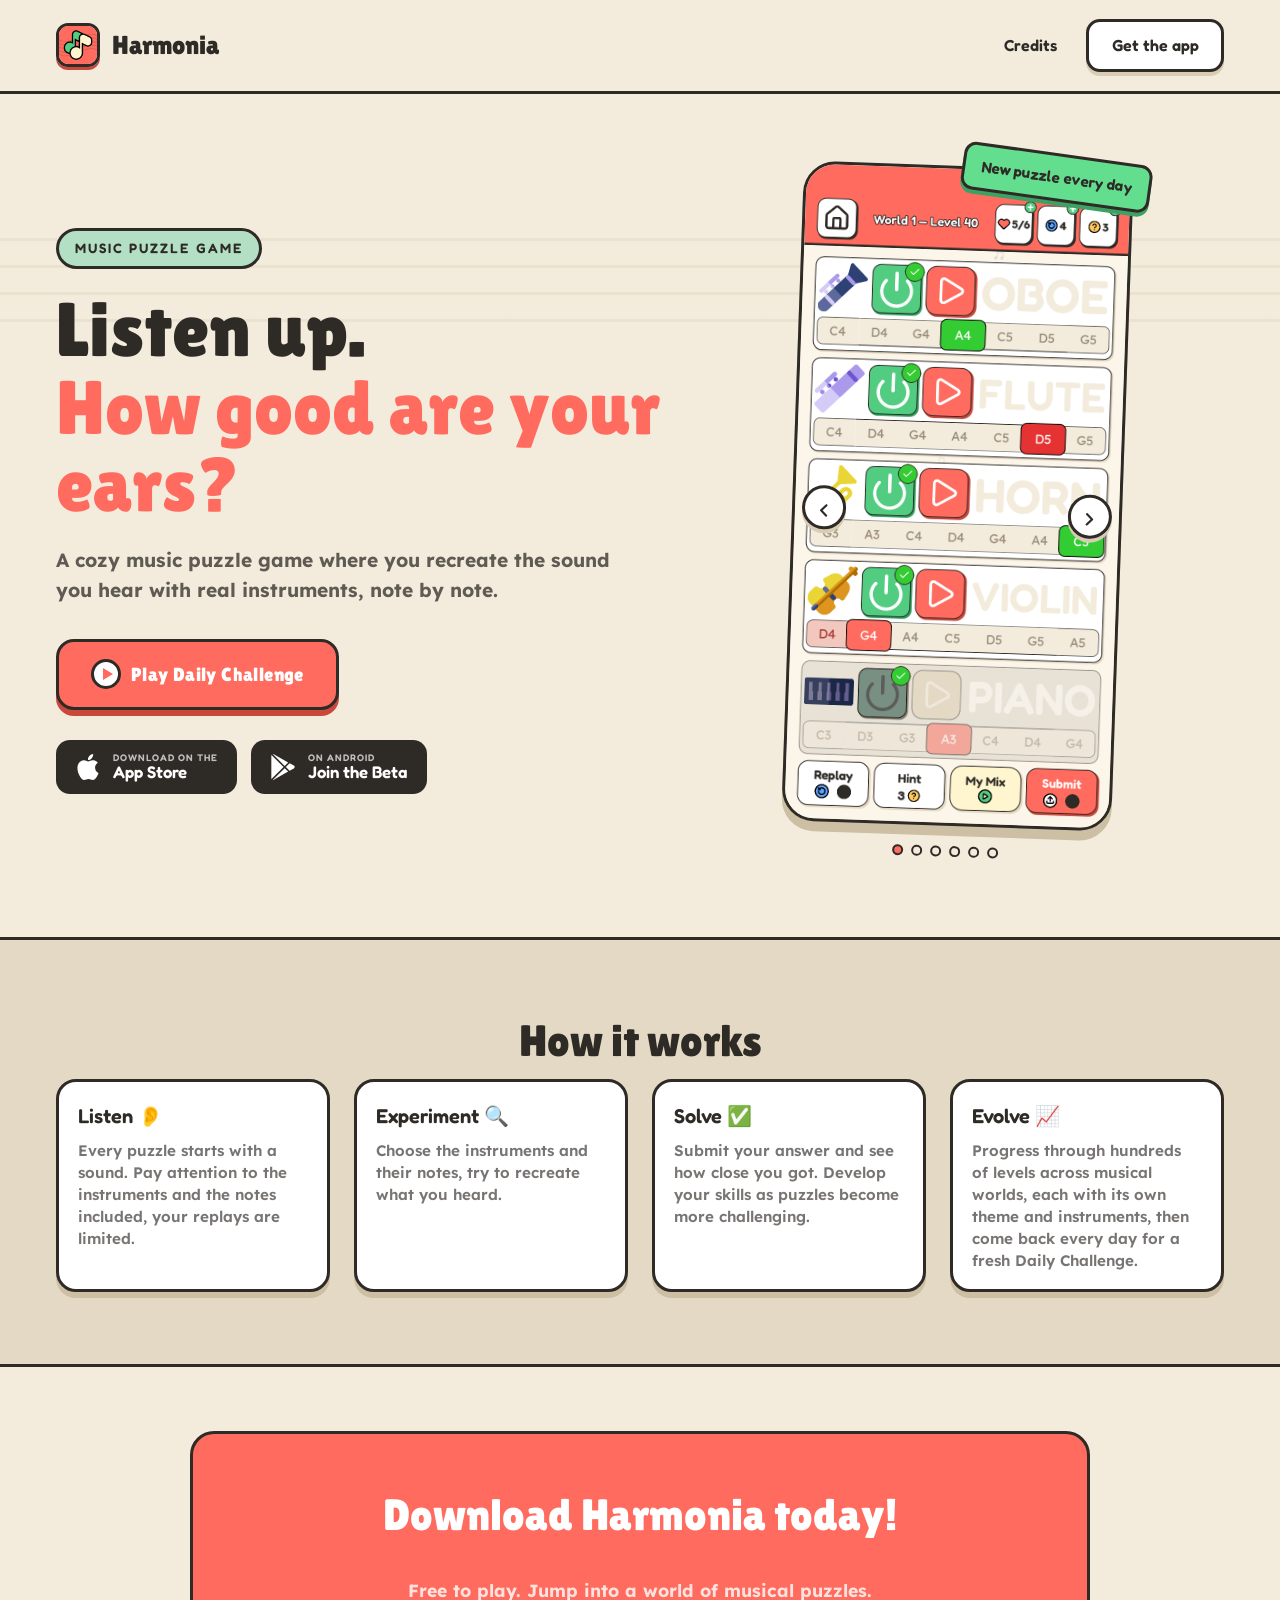
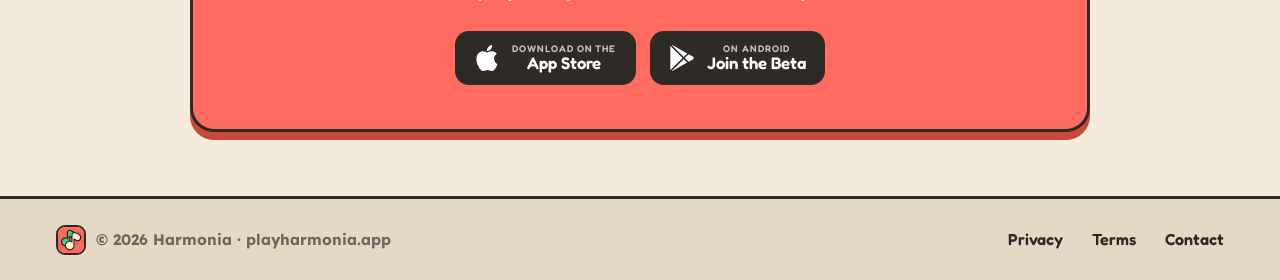
<file: index.html>
<!DOCTYPE html>
<html lang="en">
<head>
<meta charset="UTF-8">
<meta name="viewport" content="width=device-width, initial-scale=1.0">
<title>Harmonia: Music Puzzle Game</title>
<meta name="description" content="A cozy music puzzle game where you recreate the sound you hear with real instruments, note-by-note.">

<!-- Open Graph / iMessage / social link previews -->
<meta property="og:type" content="website">
<meta property="og:site_name" content="Harmonia">
<meta property="og:title" content="Harmonia: Music Puzzle Game">
<meta property="og:description" content="A cozy music puzzle game where you recreate the sound you hear with real instruments, note-by-note.">
<meta property="og:url" content="https://playharmonia.app">
<meta property="og:image" content="https://playharmonia.app/assets/harmonia_icon_r1.png">
<meta name="twitter:card" content="summary_large_image">
<meta name="twitter:title" content="Harmonia: Music Puzzle Game">
<meta name="twitter:description" content="A cozy music puzzle game where you recreate the sound you hear with real instruments, note-by-note.">
<meta name="twitter:image" content="https://playharmonia.app/assets/harmonia_icon_r1.png">
<link rel="icon" type="image/png" href="/assets/harmonia_icon_r1.png">
<link rel="apple-touch-icon" href="/assets/harmonia_icon_r1.png">
<link rel="preconnect" href="https://fonts.googleapis.com">
<link rel="preconnect" href="https://fonts.gstatic.com" crossorigin>
<link href="https://fonts.googleapis.com/css2?family=Lilita+One&family=Fredoka:wght@400;500;600;700&family=Lexend:wght@400;500;600;700&display=swap" rel="stylesheet">
<link rel="stylesheet" href="/style.css">
<script src="/copy.js"></script>
</head>
<body class="landing">

<nav class="lp-nav">
  <a class="lp-brand" href="/">
    <img src="/assets/harmonia_icon_r1.png" alt="Harmonia icon">
    <span data-copy="nav.brand">Harmonia</span>
  </a>
  <div class="lp-nav-links">
    <a href="/credits/" data-copy="nav.credits">Credits</a>
    <a class="lp-btn lp-btn-white" id="lp-getapp" href="#get" data-copy="nav.getApp">Get the app</a>
  </div>
</nav>

<header class="lp-hero">
  <div class="lp-hero-copy">
    <span class="lp-badge" data-copy="hero.badge">MUSIC PUZZLE GAME</span>
    <h1 class="lp-headline" id="lp-headline">Listen up.<br><span>How good are your ears?</span></h1>
    <p class="lp-lede" data-copy="hero.lede"></p>
    <div class="lp-hero-ctas">
      <a class="lp-btn lp-btn-coral lp-btn-big" id="lp-primary-cta" href="#">
        <span class="lp-play-circle" aria-hidden="true"></span>
        <span data-copy="hero.primaryCta">Play Daily Challenge</span>
      </a>
    </div>
    <div class="lp-store-badges">
      <a class="lp-store-badge" id="lp-appstore" href="#">
        <svg viewBox="0 0 24 24" fill="#FFFFFF" xmlns="http://www.w3.org/2000/svg" aria-hidden="true"><path d="M12.152 6.896c-.948 0-2.415-1.078-3.96-1.04-2.04.027-3.91 1.183-4.961 3.014-2.117 3.675-.546 9.103 1.519 12.09 1.013 1.454 2.208 3.09 3.792 3.039 1.52-.065 2.09-.987 3.935-.987 1.831 0 2.35.987 3.96.948 1.637-.026 2.676-1.48 3.676-2.948 1.156-1.688 1.636-3.325 1.662-3.415-.039-.013-3.182-1.221-3.22-4.857-.026-3.04 2.48-4.494 2.597-4.559-1.429-2.09-3.623-2.324-4.39-2.376-2-.156-3.675 1.09-4.61 1.09zM15.53 3.83c.843-1.012 1.4-2.427 1.245-3.83-1.207.052-2.662.805-3.532 1.818-.78.896-1.454 2.338-1.273 3.714 1.338.104 2.715-.688 3.559-1.701"/></svg>
        <span><small>DOWNLOAD ON THE</small>App Store</span>
      </a>
      <a class="lp-store-badge" id="lp-googleplay" href="#">
        <svg viewBox="0 0 24 24" fill="#FFFFFF" xmlns="http://www.w3.org/2000/svg" aria-hidden="true"><path d="M22.018 13.298l-3.919 2.218-3.515-3.493 3.543-3.521 3.891 2.202a1.49 1.49 0 0 1 0 2.594zM1.337.924a1.486 1.486 0 0 0-.112.568v21.017c0 .217.045.419.124.6l11.155-11.087L1.337.924zm12.207 10.065l3.258-3.238L3.45.195a1.466 1.466 0 0 0-.946-.179l11.04 10.973zm0 2.067l-11 10.933c.298.036.612-.016.906-.183l13.324-7.54-3.23-3.21z"/></svg>
        <span><small>ON ANDROID</small>Join the Beta</span>
      </a>
    </div>
  </div>

  <div class="lp-hero-phone" id="daily">
    <div class="lp-phone">
      <div class="lp-phone-screen" id="lp-carousel">
        <div class="lp-shot-placeholder">
          <img src="/assets/harmonia_icon_r1.png" alt="Harmonia">
          <p>Screenshots coming soon</p>
        </div>
      </div>
    </div>
    <span class="lp-sticker" data-copy="hero.sticker">New puzzle every day</span>
  </div>
</header>

<section class="lp-features" id="features">
  <h2 data-copy="features.heading">How it works</h2>
  <div class="lp-feature-grid" id="lp-feature-grid">
    <!-- Cards rendered from copy.js -->
  </div>
</section>

<section class="lp-cta-band" id="get">
  <div class="lp-cta-card">
    <h2 data-copy="cta.heading">Take Harmonia with you</h2>
    <p data-copy="cta.sub">Free to play, with a fresh Daily Challenge every morning.</p>
    <div class="lp-store-badges lp-store-badges-center">
      <a class="lp-store-badge" id="lp-appstore-2" href="#">
        <svg viewBox="0 0 24 24" fill="#FFFFFF" xmlns="http://www.w3.org/2000/svg" aria-hidden="true"><path d="M12.152 6.896c-.948 0-2.415-1.078-3.96-1.04-2.04.027-3.91 1.183-4.961 3.014-2.117 3.675-.546 9.103 1.519 12.09 1.013 1.454 2.208 3.09 3.792 3.039 1.52-.065 2.09-.987 3.935-.987 1.831 0 2.35.987 3.96.948 1.637-.026 2.676-1.48 3.676-2.948 1.156-1.688 1.636-3.325 1.662-3.415-.039-.013-3.182-1.221-3.22-4.857-.026-3.04 2.48-4.494 2.597-4.559-1.429-2.09-3.623-2.324-4.39-2.376-2-.156-3.675 1.09-4.61 1.09zM15.53 3.83c.843-1.012 1.4-2.427 1.245-3.83-1.207.052-2.662.805-3.532 1.818-.78.896-1.454 2.338-1.273 3.714 1.338.104 2.715-.688 3.559-1.701"/></svg>
        <span><small>DOWNLOAD ON THE</small>App Store</span>
      </a>
      <a class="lp-store-badge" id="lp-googleplay-2" href="#">
        <svg viewBox="0 0 24 24" fill="#FFFFFF" xmlns="http://www.w3.org/2000/svg" aria-hidden="true"><path d="M22.018 13.298l-3.919 2.218-3.515-3.493 3.543-3.521 3.891 2.202a1.49 1.49 0 0 1 0 2.594zM1.337.924a1.486 1.486 0 0 0-.112.568v21.017c0 .217.045.419.124.6l11.155-11.087L1.337.924zm12.207 10.065l3.258-3.238L3.45.195a1.466 1.466 0 0 0-.946-.179l11.04 10.973zm0 2.067l-11 10.933c.298.036.612-.016.906-.183l13.324-7.54-3.23-3.21z"/></svg>
        <span><small>ON ANDROID</small>Join the Beta</span>
      </a>
    </div>
  </div>
</section>

<footer class="lp-footer">
  <div class="lp-footer-brand">
    <img src="/assets/harmonia_icon_r1.png" alt="">
    <span data-copy="footer.copyright">© 2026 Harmonia · playharmonia.app</span>
  </div>
  <div class="lp-footer-links">
    <a href="/privacy/" data-copy="footer.linkPrivacy">Privacy</a>
    <a href="/terms/" data-copy="footer.linkTerms">Terms</a>
    <a href="#" id="lp-contact" data-copy="footer.linkContact">Contact</a>
  </div>
</footer>

<script>
(function () {
  var COPY = window.HARMONIA_COPY || {};

  function get(path) {
    return path.split(".").reduce(function (o, k) {
      return o == null ? undefined : o[k];
    }, COPY);
  }

  // Fill every element tagged with data-copy from copy.js.
  document.querySelectorAll("[data-copy]").forEach(function (el) {
    var value = get(el.getAttribute("data-copy"));
    if (typeof value === "string" && value.length) el.textContent = value;
  });

  // Headline: one line per array entry, last line highlighted.
  var headline = get("hero.headline");
  if (Array.isArray(headline) && headline.length) {
    var h1 = document.getElementById("lp-headline");
    h1.innerHTML = "";
    headline.forEach(function (line, i) {
      if (i === headline.length - 1) {
        var span = document.createElement("span");
        span.textContent = line;
        h1.appendChild(span);
      } else {
        h1.appendChild(document.createTextNode(line));
        h1.appendChild(document.createElement("br"));
      }
    });
  }

  // Feature cards.
  var grid = document.getElementById("lp-feature-grid");
  var cards = get("features.cards") || [];
  cards.forEach(function (card) {
    var div = document.createElement("div");
    div.className = "lp-feature-card";
    var h3 = document.createElement("h3");
    h3.textContent = card.title || "";
    var p = document.createElement("p");
    p.textContent = card.text || "";
    div.appendChild(h3);
    div.appendChild(p);
    grid.appendChild(div);
  });

  // Store / webapp / contact links.
  var appStore = get("links.appStore") || "#";
  var googlePlay = get("links.googlePlay") || "#";
  var webApp = get("links.webApp") || "#";
  document.getElementById("lp-appstore").href = appStore;
  document.getElementById("lp-googleplay").href = googlePlay;
  // Bottom download band mirrors the hero store badges.
  document.getElementById("lp-appstore-2").href = appStore;
  document.getElementById("lp-googleplay-2").href = googlePlay;
  // Primary hero CTA is a stub for the browser daily challenge until the
  // webapp exists; set links.webApp in copy.js when it ships.
  document.getElementById("lp-primary-cta").href = webApp;

  // Nav "Get the app": once the store links are live, send visitors straight
  // to their own platform's store. Until then (or on desktop / unknown
  // devices), fall back to smooth-scrolling to the download band.
  function storeForDevice() {
    var ua = navigator.userAgent || navigator.vendor || "";
    if (/android/i.test(ua) && googlePlay !== "#") return googlePlay;
    var isIOS = /iPad|iPhone|iPod/i.test(ua) ||
      (navigator.platform === "MacIntel" && navigator.maxTouchPoints > 1);
    if (isIOS && appStore !== "#") return appStore;
    return null;
  }
  var getAppBtn = document.getElementById("lp-getapp");
  if (getAppBtn) {
    getAppBtn.addEventListener("click", function (e) {
      var url = storeForDevice();
      if (url) { window.location.href = url; return; }
      e.preventDefault();
      var band = document.getElementById("get");
      if (band) band.scrollIntoView({ behavior: "smooth", block: "start" });
    });
  }

  var email = get("footer.contactEmail");
  if (email) document.getElementById("lp-contact").href = "mailto:" + email;

  // Hero media carousel: an optional gameplay video plays first, then the
  // screenshots slideshow. Viewers can click the arrows, tap the dots, or
  // swipe to move between slides. Preload the screenshots and keep only the
  // ones that actually exist before building the carousel.
  var video = get("heroVideo") || "";
  var poster = get("heroVideoPoster") || "";
  var shots = get("screenshots") || [];
  var interval = get("screenshotInterval") || 4000;
  var carousel = document.getElementById("lp-carousel");
  var results = new Array(shots.length);
  var pending = shots.length;

  function buildCarousel() {
    var loaded = results.filter(Boolean); // keeps copy.js order
    if (!video && !loaded.length) return; // nothing to show, keep placeholder

    carousel.innerHTML = "";

    // Slides: [video?] then each screenshot.
    var slides = [];
    var videoEl = null;
    var soundBtn = null;

    if (video) {
      var vslide = document.createElement("div");
      vslide.className = "lp-slide active";
      videoEl = document.createElement("video");
      videoEl.className = "lp-video";
      videoEl.src = video;
      if (poster) videoEl.poster = poster;
      videoEl.muted = true;
      videoEl.setAttribute("muted", "");
      videoEl.playsInline = true;
      videoEl.setAttribute("playsinline", "");
      videoEl.preload = "auto";
      vslide.appendChild(videoEl);

      // Speaker toggle so viewers can hear the audio (autoplay must be muted).
      soundBtn = document.createElement("button");
      soundBtn.type = "button";
      soundBtn.className = "lp-sound-btn";
      soundBtn.setAttribute("aria-label", "Unmute video");
      soundBtn.textContent = "🔇";
      soundBtn.addEventListener("click", function (e) {
        e.stopPropagation();
        videoEl.muted = !videoEl.muted;
        soundBtn.textContent = videoEl.muted ? "🔇" : "🔊";
        soundBtn.setAttribute("aria-label", videoEl.muted ? "Unmute video" : "Mute video");
        if (!videoEl.muted) videoEl.play();
      });
      vslide.appendChild(soundBtn);
      carousel.appendChild(vslide);
      slides.push(vslide);
    }

    loaded.forEach(function (src) {
      var slide = document.createElement("div");
      slide.className = "lp-slide" + (slides.length === 0 ? " active" : "");
      var img = document.createElement("img");
      img.src = src;
      img.className = "lp-shot";
      img.alt = "Harmonia screenshot";
      slide.appendChild(img);
      carousel.appendChild(slide);
      slides.push(slide);
    });

    var current = 0;
    var timer = null;
    var firstIsVideo = !!video;

    function isScreenshot(i) {
      return !(firstIsVideo && i === 0);
    }

    function stopTimer() {
      if (timer) { clearInterval(timer); timer = null; }
    }

    // Auto-advance only while sitting on a screenshot slide.
    function startTimer() {
      stopTimer();
      if (slides.length < 2) return;
      if (!isScreenshot(current)) return;
      timer = setInterval(function () { go(current + 1, false); }, interval);
    }

    function go(index, userInitiated) {
      if (slides.length < 2) return;
      var next = (index + slides.length) % slides.length;
      slides[current].classList.remove("active");
      slides[next].classList.add("active");
      current = next;
      // Play the video when it's shown, pause it otherwise.
      if (videoEl) {
        if (firstIsVideo && current === 0) { videoEl.currentTime = 0; videoEl.play(); }
        else { videoEl.pause(); }
      }
      if (userInitiated) stopTimer();
      startTimer();
      dots.forEach(function (d, i) { d.classList.toggle("active", i === current); });
    }

    // Dots.
    var dotWrap = document.createElement("div");
    dotWrap.className = "lp-dots";
    var dots = slides.map(function (_, i) {
      var dot = document.createElement("button");
      dot.type = "button";
      dot.className = "lp-dot" + (i === 0 ? " active" : "");
      dot.setAttribute("aria-label", "Go to slide " + (i + 1));
      dot.addEventListener("click", function () { go(i, true); });
      dotWrap.appendChild(dot);
      return dot;
    });

    // Prev / next arrows.
    function makeArrow(cls, label, delta) {
      var btn = document.createElement("button");
      btn.type = "button";
      btn.className = "lp-arrow " + cls;
      btn.setAttribute("aria-label", label);
      btn.innerHTML = cls === "lp-arrow-prev" ? "&#8249;" : "&#8250;";
      btn.addEventListener("click", function () { go(current + delta, true); });
      return btn;
    }
    var phone = carousel.closest(".lp-phone") || carousel;
    if (slides.length > 1) {
      phone.appendChild(makeArrow("lp-arrow-prev", "Previous", -1));
      phone.appendChild(makeArrow("lp-arrow-next", "Next", 1));
      phone.parentNode.insertBefore(dotWrap, phone.nextSibling);
    }

    // Swipe support.
    var startX = null;
    carousel.addEventListener("touchstart", function (e) {
      startX = e.touches[0].clientX;
    }, { passive: true });
    carousel.addEventListener("touchend", function (e) {
      if (startX === null) return;
      var dx = e.changedTouches[0].clientX - startX;
      if (Math.abs(dx) > 40) go(current + (dx < 0 ? 1 : -1), true);
      startX = null;
    }, { passive: true });

    // Kick things off.
    if (firstIsVideo) {
      videoEl.addEventListener("ended", function () { go(1, false); });
      videoEl.play().catch(function () {}); // muted autoplay
    }
    startTimer();
  }

  // Probe the video first (if any) so a missing file is skipped cleanly
  // rather than showing a broken black slide, then probe the screenshots.
  function probeShotsThenBuild() {
    if (!pending) { buildCarousel(); return; }
    shots.forEach(function (src, i) {
      var probe = new Image();
      probe.onload = function () {
        results[i] = src;
        if (--pending === 0) buildCarousel();
      };
      probe.onerror = function () {
        if (--pending === 0) buildCarousel();
      };
      probe.src = src;
    });
  }

  if (video) {
    var vp = document.createElement("video");
    vp.preload = "metadata";
    vp.muted = true;
    vp.addEventListener("loadedmetadata", probeShotsThenBuild);
    vp.addEventListener("error", function () { video = ""; probeShotsThenBuild(); });
    vp.src = video;
  } else {
    probeShotsThenBuild();
  }
})();
</script>
</body>
</html>
</file>
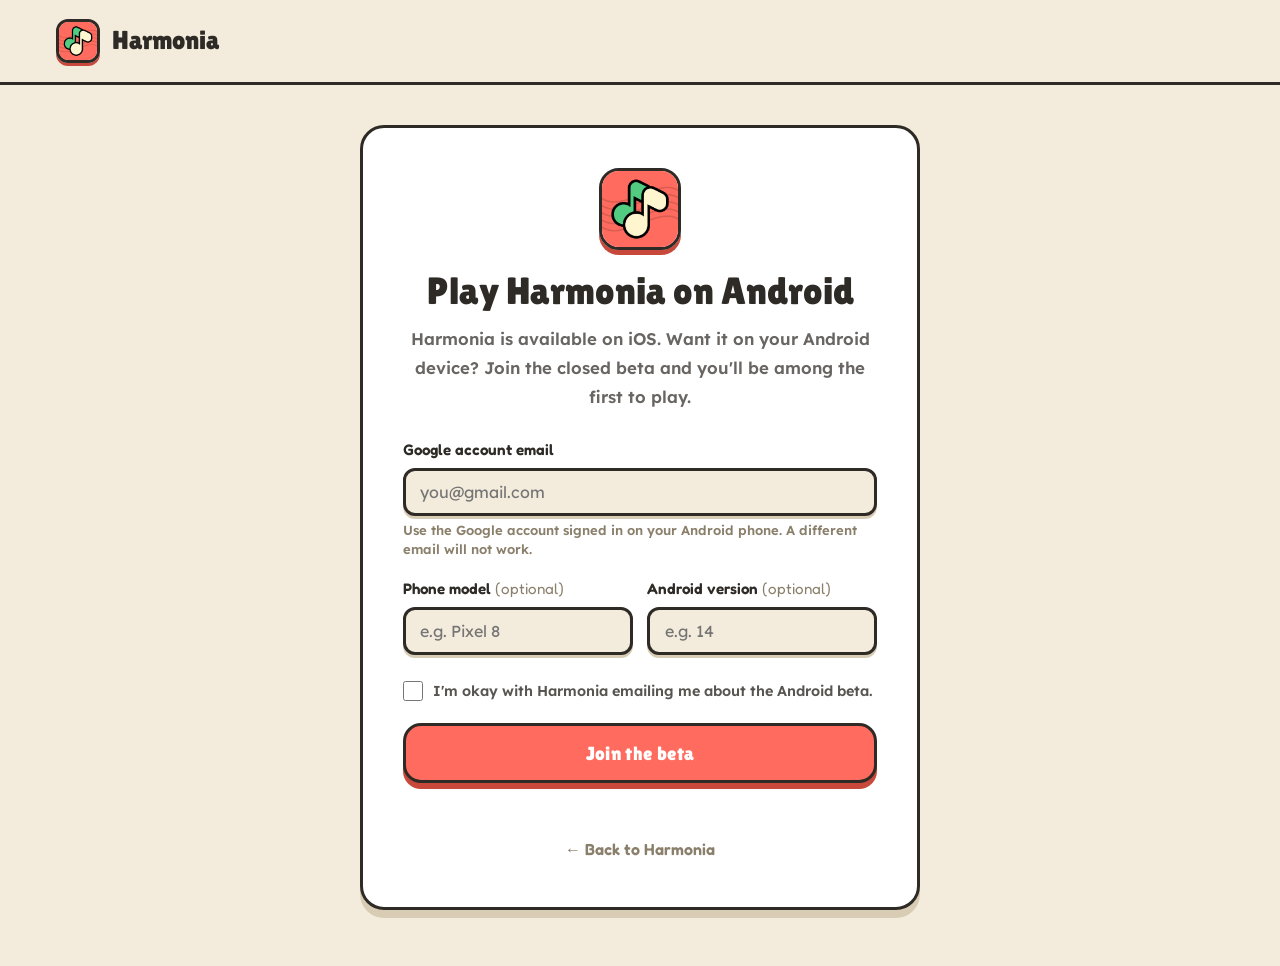
<file: beta/index.html>
<!DOCTYPE html>
<html lang="en">
<head>
<meta charset="UTF-8">
<meta name="viewport" content="width=device-width, initial-scale=1.0">
<title>Join the Harmonia Android Beta</title>
<meta name="description" content="Harmonia is available on iOS. Join the Android closed beta and be among the first to play on your Android device.">
<meta name="robots" content="noindex">

<meta property="og:type" content="website">
<meta property="og:site_name" content="Harmonia">
<meta property="og:title" content="Join the Harmonia Android Beta">
<meta property="og:description" content="Harmonia is available on iOS. Join the Android closed beta and be among the first to play.">
<meta property="og:url" content="https://playharmonia.app/beta/">
<meta property="og:image" content="https://playharmonia.app/assets/harmonia_icon_r1.png">

<link rel="icon" type="image/png" href="/assets/harmonia_icon_r1.png">
<link rel="apple-touch-icon" href="/assets/harmonia_icon_r1.png">
<link rel="preconnect" href="https://fonts.googleapis.com">
<link rel="preconnect" href="https://fonts.gstatic.com" crossorigin>
<link href="https://fonts.googleapis.com/css2?family=Lilita+One&family=Fredoka:wght@400;500;600;700&family=Lexend:wght@400;500;600;700&display=swap" rel="stylesheet">
<link rel="stylesheet" href="/style.css">
<script src="https://challenges.cloudflare.com/turnstile/v0/api.js" async defer></script>
</head>
<body class="landing lp-simple">

<nav class="lp-nav">
  <a class="lp-brand" href="/">
    <img src="/assets/harmonia_icon_r1.png" alt="Harmonia icon">
    <span>Harmonia</span>
  </a>
</nav>

<main class="lp-simple-main">
  <div class="lp-card">
    <!-- Signup form -->
    <div id="signup">
      <img class="lp-card-icon" src="/assets/harmonia_icon_r1.png" alt="Harmonia">
      <h1>Play Harmonia on Android</h1>
      <p class="lp-sub">Harmonia is available on iOS. Want it on your Android device? Join the closed beta and you'll be among the first to play.</p>

      <form class="lp-form" id="beta-form" novalidate>
        <div class="lp-field">
          <label for="email">Google account email</label>
          <input class="lp-input" type="email" id="email" name="email" autocomplete="email" placeholder="you@gmail.com" required>
          <p class="hint">Use the Google account signed in on your Android phone. A different email will not work.</p>
        </div>

        <div class="lp-row">
          <div class="lp-field">
            <label for="device">Phone model <span style="font-weight:400;color:var(--muted)">(optional)</span></label>
            <input class="lp-input" type="text" id="device" name="device" placeholder="e.g. Pixel 8">
          </div>
          <div class="lp-field">
            <label for="android_version">Android version <span style="font-weight:400;color:var(--muted)">(optional)</span></label>
            <input class="lp-input" type="text" id="android_version" name="android_version" placeholder="e.g. 14">
          </div>
        </div>

        <label class="lp-consent">
          <input type="checkbox" id="consent" name="consent" required>
          <span>I'm okay with Harmonia emailing me about the Android beta.</span>
        </label>

        <div class="cf-turnstile" data-sitekey="0x4AAAAAAEMMHTDl4a0YKD1S"></div>

        <button class="lp-btn lp-btn-coral lp-btn-big" type="submit" id="submit-btn">Join the beta</button>
        <p class="lp-form-error" id="form-error" role="alert"></p>
      </form>

      <a class="lp-back" href="/">← Back to Harmonia</a>
    </div>

    <!-- Success state -->
    <div id="success" class="lp-success">
      <div class="lp-check">✓</div>
      <h1>You're on the list!</h1>
      <p class="lp-sub">We add testers in batches. When it's your turn you'll get an email with a Play Store opt-in link — tap it on your Android phone to install Harmonia. Keep an eye on your inbox.</p>
      <a class="lp-back" href="/">← Back to Harmonia</a>
    </div>
  </div>
</main>

<script>
(function () {
  var API_BASE = (location.hostname === "localhost" || location.hostname === "127.0.0.1")
    ? "http://localhost:8787"
    : "https://api.playharmonia.app";

  var form = document.getElementById("beta-form");
  var errEl = document.getElementById("form-error");
  var btn = document.getElementById("submit-btn");

  function showError(msg) { errEl.textContent = msg; }

  form.addEventListener("submit", function (e) {
    e.preventDefault();
    showError("");

    var email = document.getElementById("email").value.trim();
    var consent = document.getElementById("consent").checked;

    if (!email) { showError("Please enter your email."); return; }
    if (!consent) { showError("Please tick the consent box so we can email you."); return; }

    var token = "";
    var tokenField = form.querySelector('[name="cf-turnstile-response"]');
    if (tokenField) token = tokenField.value;
    if (!token) { showError("Please complete the anti-spam check and try again."); return; }

    btn.disabled = true;
    var original = btn.textContent;
    btn.textContent = "Joining…";

    fetch(API_BASE + "/signup", {
      method: "POST",
      headers: { "Content-Type": "application/json" },
      body: JSON.stringify({
        email: email,
        device: document.getElementById("device").value.trim(),
        android_version: document.getElementById("android_version").value.trim(),
        turnstileToken: token
      })
    })
      .then(function (r) { return r.json().then(function (d) { return { ok: r.ok, d: d }; }); })
      .then(function (res) {
        if (res.ok && res.d && res.d.ok) {
          document.getElementById("signup").style.display = "none";
          document.getElementById("success").style.display = "block";
          if (window.posthog) window.posthog.capture("android_beta_signup");
        } else {
          var code = res.d && res.d.error;
          if (code === "invalid_email") showError("That email doesn't look right — please check it.");
          else if (code === "turnstile_failed") showError("The anti-spam check didn't pass. Please try again.");
          else showError("Something went wrong. Please try again in a moment.");
          if (window.turnstile) window.turnstile.reset();
          btn.disabled = false;
          btn.textContent = original;
        }
      })
      .catch(function () {
        showError("Couldn't reach the server. Check your connection and try again.");
        if (window.turnstile) window.turnstile.reset();
        btn.disabled = false;
        btn.textContent = original;
      });
  });
})();
</script>
</body>
</html>
</file>
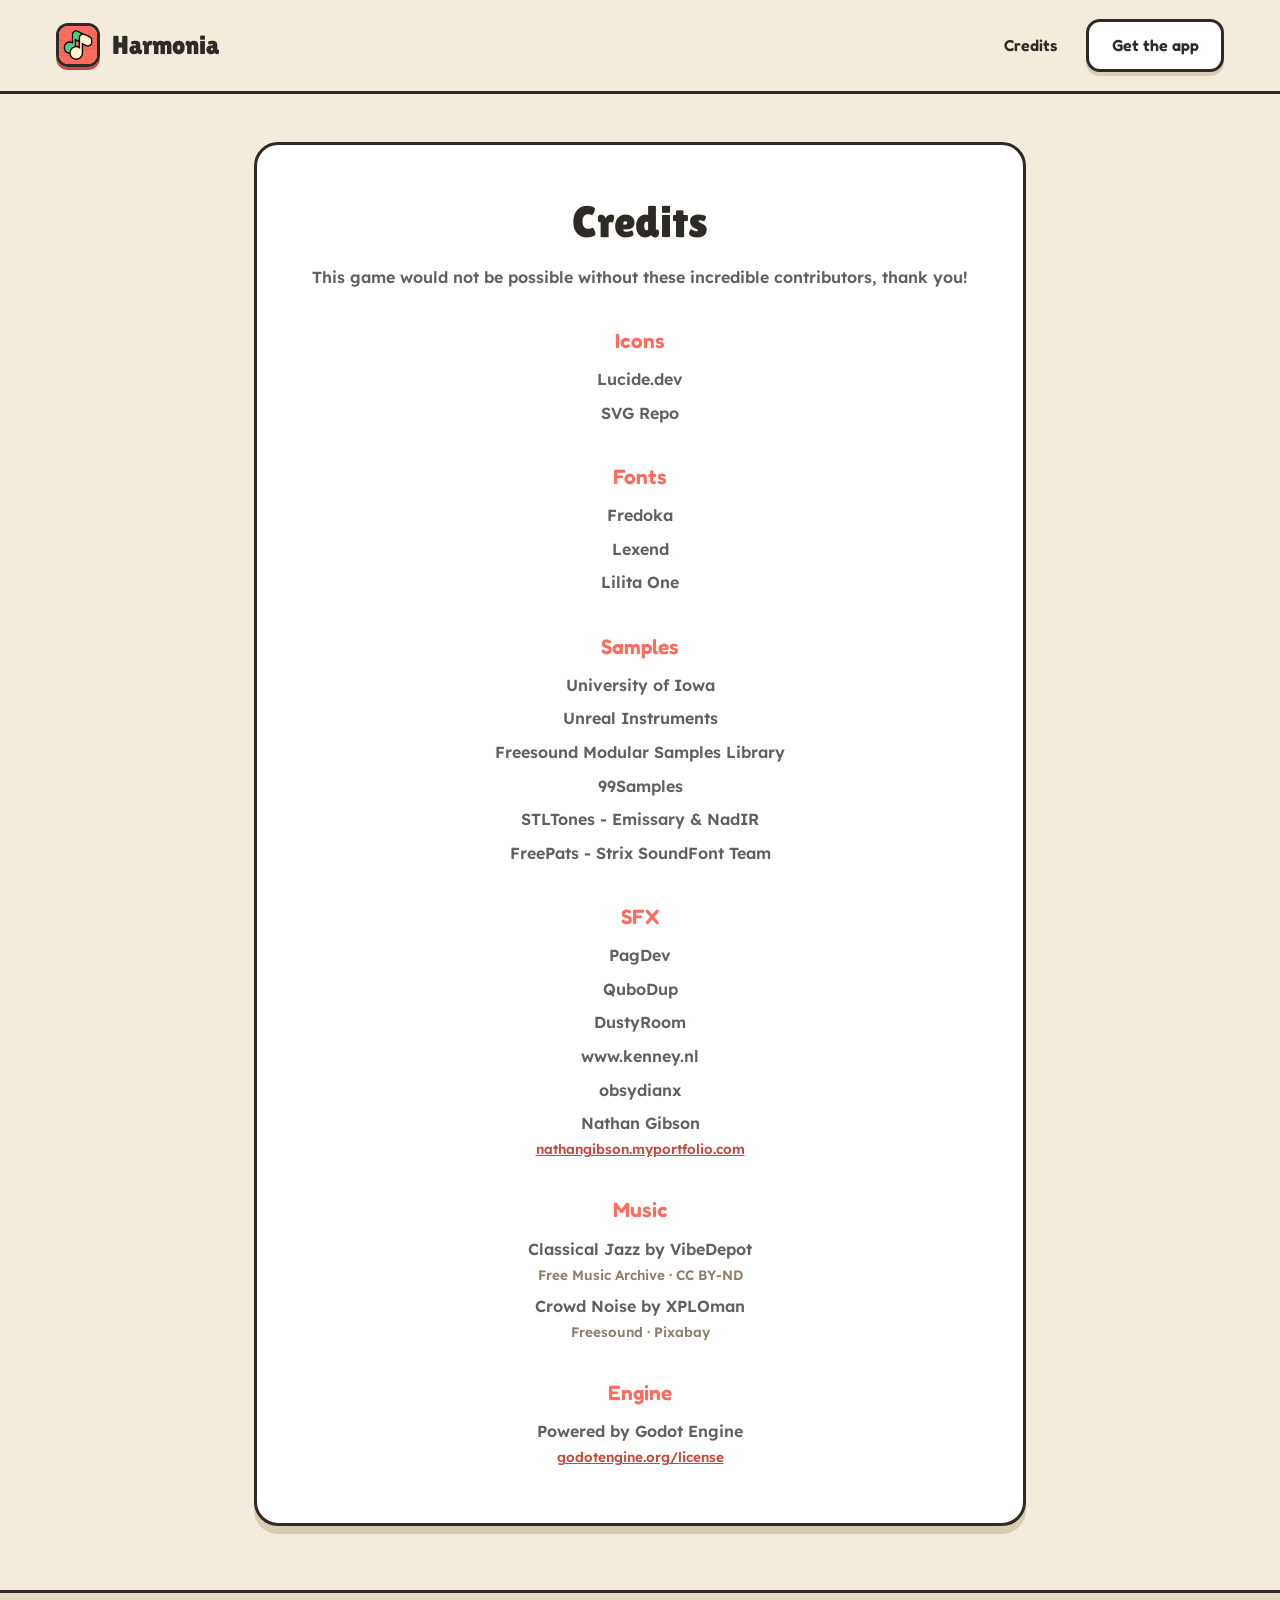
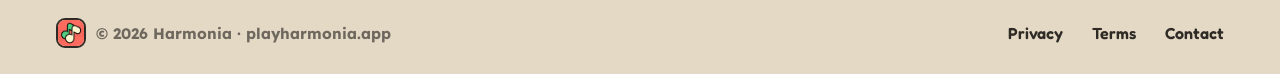
<file: credits/index.html>
<!DOCTYPE html>
<html lang="en">
<head>
<meta charset="UTF-8">
<meta name="viewport" content="width=device-width, initial-scale=1.0">
<title>Credits — Harmonia</title>
<meta name="description" content="The people and projects that made Harmonia possible.">
<link rel="preconnect" href="https://fonts.googleapis.com">
<link rel="preconnect" href="https://fonts.gstatic.com" crossorigin>
<link href="https://fonts.googleapis.com/css2?family=Lilita+One&family=Fredoka:wght@400;500;600;700&family=Lexend:wght@400;500;600;700&display=swap" rel="stylesheet">
<link rel="icon" type="image/png" href="/assets/harmonia_icon_r1.png">
<link rel="stylesheet" href="/style.css">
</head>
<body class="landing">

<nav class="lp-nav">
  <a class="lp-brand" href="/">
    <img src="/assets/harmonia_icon_r1.png" alt="Harmonia icon">
    <span>Harmonia</span>
  </a>
  <div class="lp-nav-links">
    <a href="/credits/">Credits</a>
    <a class="lp-btn lp-btn-white" href="/#get">Get the app</a>
  </div>
</nav>

<div class="container">
  <article class="lp-legal lp-credits">
    <h1>Credits</h1>
    <p>This game would not be possible without these incredible contributors, thank you!</p>

    <h2>Icons</h2>
    <ul>
      <li>Lucide.dev</li>
      <li>SVG Repo</li>
    </ul>

    <h2>Fonts</h2>
    <ul>
      <li>Fredoka</li>
      <li>Lexend</li>
      <li>Lilita One</li>
    </ul>

    <h2>Samples</h2>
    <ul>
      <li>University of Iowa</li>
      <li>Unreal Instruments</li>
      <li>Freesound Modular Samples Library</li>
      <li>99Samples</li>
      <li>STLTones - Emissary &amp; NadIR</li>
      <li>FreePats - Strix SoundFont Team</li>
    </ul>

    <h2>SFX</h2>
    <ul>
      <li>PagDev</li>
      <li>QuboDup</li>
      <li>DustyRoom</li>
      <li>www.kenney.nl</li>
      <li>obsydianx</li>
      <li>Nathan Gibson<small><a href="https://nathangibson.myportfolio.com" rel="noopener">nathangibson.myportfolio.com</a></small></li>
    </ul>

    <h2>Music</h2>
    <ul>
      <li>Classical Jazz by VibeDepot<small>Free Music Archive · CC BY-ND</small></li>
      <li>Crowd Noise by XPLOman<small>Freesound · Pixabay</small></li>
    </ul>

    <h2>Engine</h2>
    <ul>
      <li>Powered by Godot Engine<small><a href="https://godotengine.org/license" rel="noopener">godotengine.org/license</a></small></li>
    </ul>
  </article>
</div>

<footer class="lp-footer">
  <div class="lp-footer-brand">
    <img src="/assets/harmonia_icon_r1.png" alt="">
    <span>© 2026 Harmonia · playharmonia.app</span>
  </div>
  <div class="lp-footer-links">
    <a href="/privacy/">Privacy</a>
    <a href="/terms/">Terms</a>
    <a href="mailto:support@playharmonia.app">Contact</a>
  </div>
</footer>
</body>
</html>
</file>
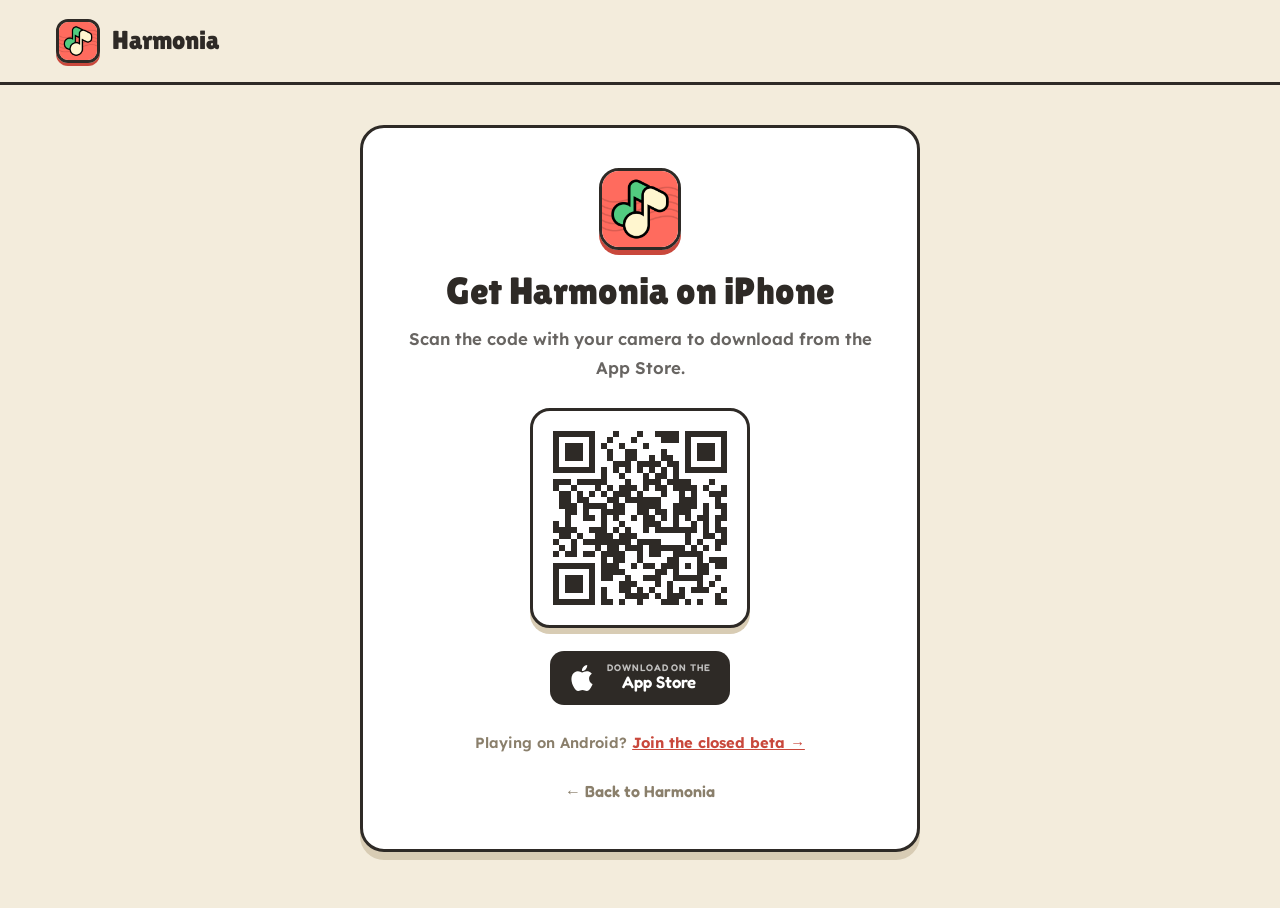
<file: download/index.html>
<!DOCTYPE html>
<html lang="en">
<head>
<meta charset="UTF-8">
<meta name="viewport" content="width=device-width, initial-scale=1.0">
<title>Get Harmonia</title>
<meta name="description" content="Download Harmonia for iOS.">

<meta property="og:type" content="website">
<meta property="og:site_name" content="Harmonia">
<meta property="og:title" content="Get Harmonia">
<meta property="og:description" content="Download Harmonia for iOS.">
<meta property="og:url" content="https://playharmonia.app/download/">
<meta property="og:image" content="https://playharmonia.app/assets/harmonia_icon_r1.png">

<link rel="icon" type="image/png" href="/assets/harmonia_icon_r1.png">
<link rel="apple-touch-icon" href="/assets/harmonia_icon_r1.png">
<link rel="preconnect" href="https://fonts.googleapis.com">
<link rel="preconnect" href="https://fonts.gstatic.com" crossorigin>
<link href="https://fonts.googleapis.com/css2?family=Lilita+One&family=Fredoka:wght@400;500;600;700&family=Lexend:wght@400;500;600;700&display=swap" rel="stylesheet">
<link rel="stylesheet" href="/style.css">
</head>
<body class="landing lp-simple">

<nav class="lp-nav">
  <a class="lp-brand" href="/">
    <img src="/assets/harmonia_icon_r1.png" alt="Harmonia icon">
    <span>Harmonia</span>
  </a>
</nav>

<main class="lp-simple-main">
  <div class="lp-card">
    <img class="lp-card-icon" src="/assets/harmonia_icon_r1.png" alt="Harmonia">
    <h1>Get Harmonia on iPhone</h1>
    <p class="lp-sub" id="lp-download-sub">Scan the code with your camera to download from the App Store.</p>

    <div class="lp-qr" id="lp-qr">
      <img src="/assets/appstore-qr.svg" alt="QR code linking to Harmonia on the App Store">
    </div>

    <div class="lp-store-badges lp-store-badges-center">
      <a class="lp-store-badge" id="lp-appstore" href="https://apps.apple.com/app/id6787542089">
        <svg viewBox="0 0 24 24" fill="#FFFFFF" xmlns="http://www.w3.org/2000/svg" aria-hidden="true"><path d="M12.152 6.896c-.948 0-2.415-1.078-3.96-1.04-2.04.027-3.91 1.183-4.961 3.014-2.117 3.675-.546 9.103 1.519 12.09 1.013 1.454 2.208 3.09 3.792 3.039 1.52-.065 2.09-.987 3.935-.987 1.831 0 2.35.987 3.96.948 1.637-.026 2.676-1.48 3.676-2.948 1.156-1.688 1.636-3.325 1.662-3.415-.039-.013-3.182-1.221-3.22-4.857-.026-3.04 2.48-4.494 2.597-4.559-1.429-2.09-3.623-2.324-4.39-2.376-2-.156-3.675 1.09-4.61 1.09zM15.53 3.83c.843-1.012 1.4-2.427 1.245-3.83-1.207.052-2.662.805-3.532 1.818-.78.896-1.454 2.338-1.273 3.714 1.338.104 2.715-.688 3.559-1.701"/></svg>
        <span><small>DOWNLOAD ON THE</small>App Store</span>
      </a>
    </div>

    <p class="lp-alt-link">Playing on Android? <a href="/beta/">Join the closed beta →</a></p>
    <a class="lp-back" href="/">← Back to Harmonia</a>
  </div>
</main>

<script>
(function () {
  var ua = navigator.userAgent || navigator.vendor || "";
  var isIOS = /iPad|iPhone|iPod/i.test(ua) ||
    (navigator.platform === "MacIntel" && navigator.maxTouchPoints > 1);
  var isAndroid = /android/i.test(ua);

  // On iPhone the QR is pointless — they're already on the device. Hide it
  // and let the App Store button do the work.
  if (isIOS) {
    document.getElementById("lp-qr").style.display = "none";
    document.getElementById("lp-download-sub").textContent =
      "Tap below to download Harmonia from the App Store.";
  } else if (isAndroid) {
    // An Android visitor landed here by mistake — point them at the beta.
    window.location.replace("/beta/");
  }
})();
</script>
</body>
</html>
</file>
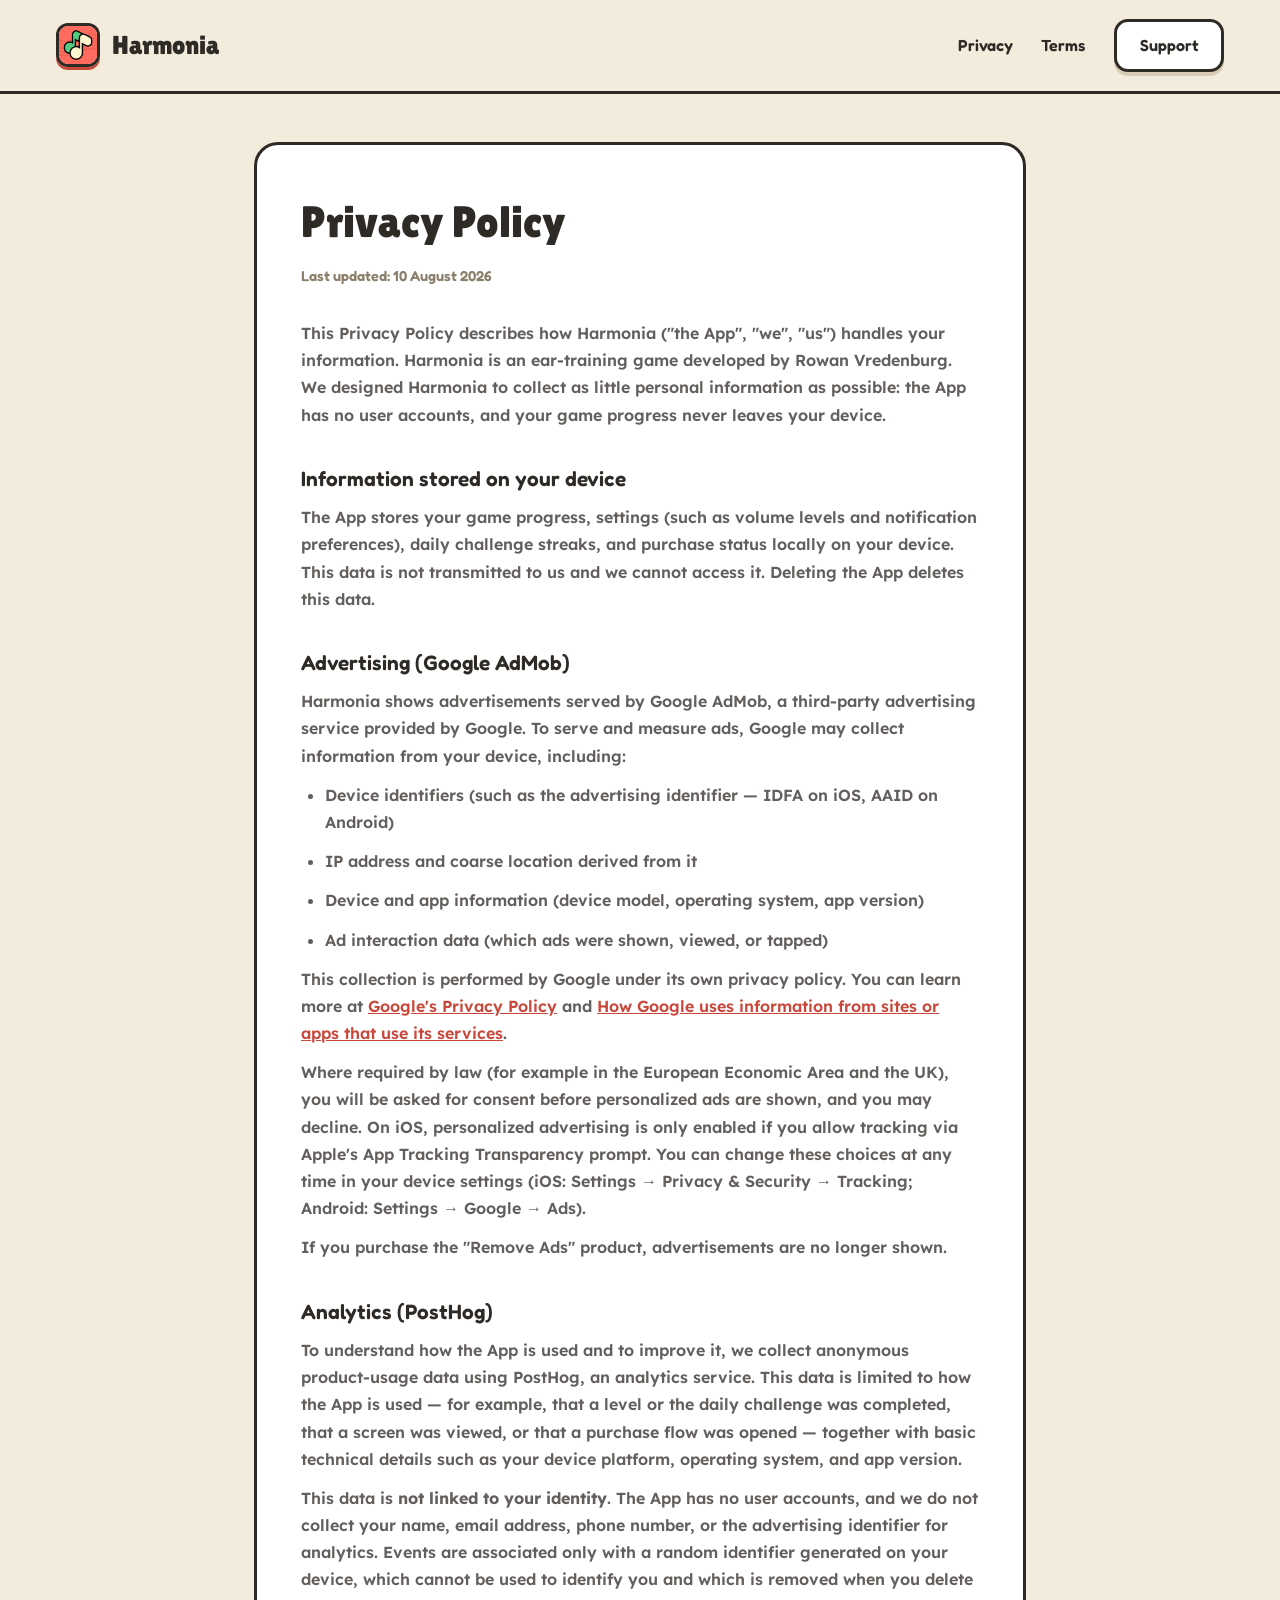
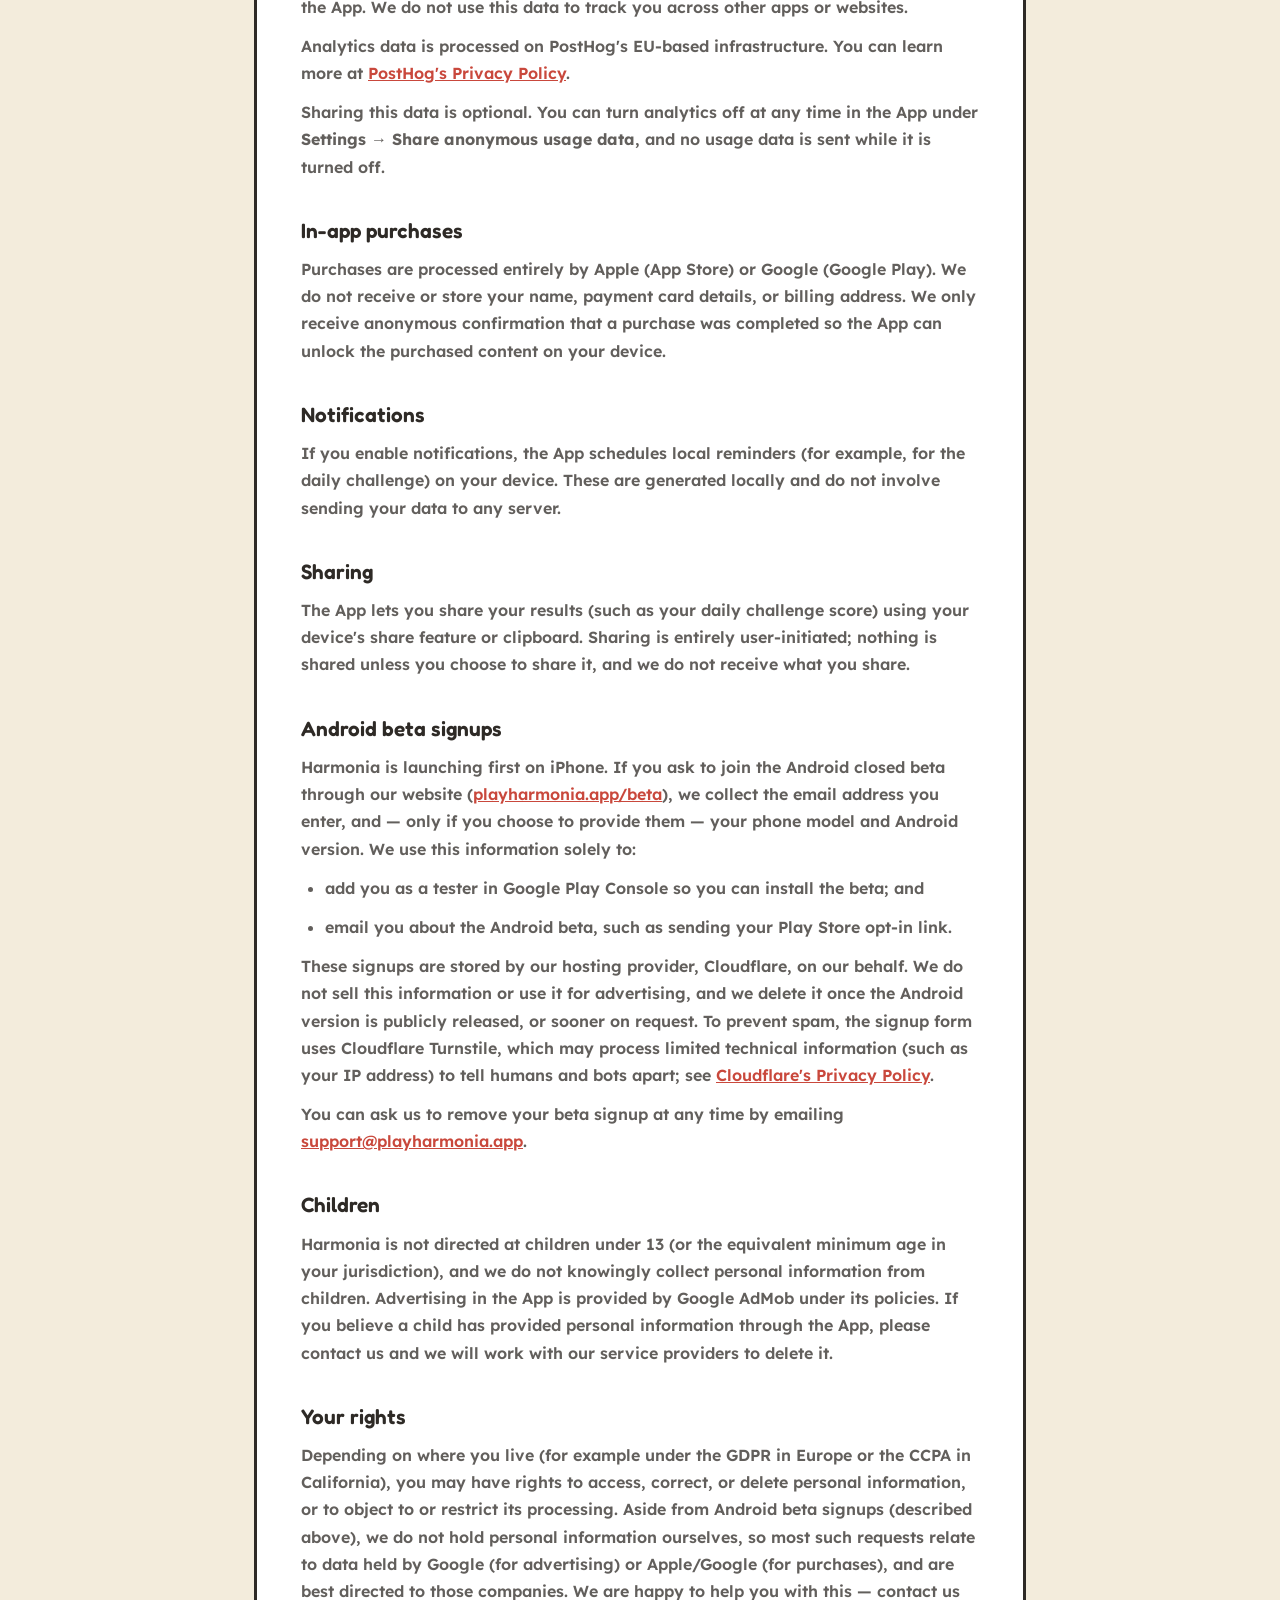
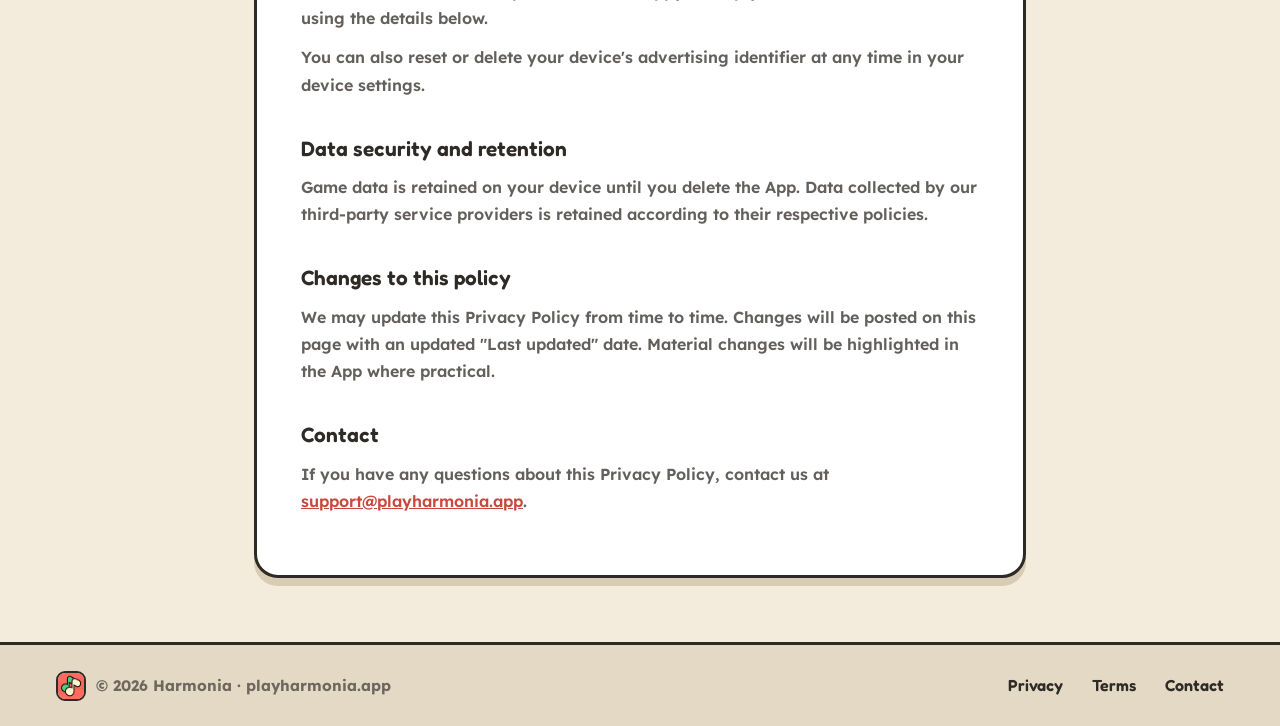
<file: privacy/index.html>
<!DOCTYPE html>
<html lang="en">
<head>
<meta charset="UTF-8">
<meta name="viewport" content="width=device-width, initial-scale=1.0">
<title>Privacy Policy — Harmonia</title>
<link rel="preconnect" href="https://fonts.googleapis.com">
<link rel="preconnect" href="https://fonts.gstatic.com" crossorigin>
<link href="https://fonts.googleapis.com/css2?family=Lilita+One&family=Fredoka:wght@400;500;600;700&family=Lexend:wght@400;500;600;700&display=swap" rel="stylesheet">
<link rel="icon" type="image/png" href="/assets/harmonia_icon_r1.png">
<link rel="stylesheet" href="/style.css">
</head>
<body class="landing">

<nav class="lp-nav">
  <a class="lp-brand" href="/">
    <img src="/assets/harmonia_icon_r1.png" alt="Harmonia icon">
    <span>Harmonia</span>
  </a>
  <div class="lp-nav-links">
    <a href="/privacy/">Privacy</a>
    <a href="/terms/">Terms</a>
    <a class="lp-btn lp-btn-white" href="mailto:support@playharmonia.app">Support</a>
  </div>
</nav>

<div class="container">
  <article class="lp-legal">
    <h1>Privacy Policy</h1>
    <p class="updated">Last updated: 10 August 2026</p>

    <p>This Privacy Policy describes how Harmonia ("the App", "we", "us") handles your information. Harmonia is an ear-training game developed by Rowan Vredenburg. We designed Harmonia to collect as little personal information as possible: the App has no user accounts, and your game progress never leaves your device.</p>

    <h2>Information stored on your device</h2>
    <p>The App stores your game progress, settings (such as volume levels and notification preferences), daily challenge streaks, and purchase status locally on your device. This data is not transmitted to us and we cannot access it. Deleting the App deletes this data.</p>

    <h2>Advertising (Google AdMob)</h2>
    <p>Harmonia shows advertisements served by Google AdMob, a third-party advertising service provided by Google. To serve and measure ads, Google may collect information from your device, including:</p>
    <ul>
      <li>Device identifiers (such as the advertising identifier — IDFA on iOS, AAID on Android)</li>
      <li>IP address and coarse location derived from it</li>
      <li>Device and app information (device model, operating system, app version)</li>
      <li>Ad interaction data (which ads were shown, viewed, or tapped)</li>
    </ul>
    <p>This collection is performed by Google under its own privacy policy. You can learn more at <a href="https://policies.google.com/privacy" rel="noopener">Google's Privacy Policy</a> and <a href="https://policies.google.com/technologies/partner-sites" rel="noopener">How Google uses information from sites or apps that use its services</a>.</p>
    <p>Where required by law (for example in the European Economic Area and the UK), you will be asked for consent before personalized ads are shown, and you may decline. On iOS, personalized advertising is only enabled if you allow tracking via Apple's App Tracking Transparency prompt. You can change these choices at any time in your device settings (iOS: Settings → Privacy &amp; Security → Tracking; Android: Settings → Google → Ads).</p>
    <p>If you purchase the "Remove Ads" product, advertisements are no longer shown.</p>

    <h2>Analytics (PostHog)</h2>
    <p>To understand how the App is used and to improve it, we collect anonymous product-usage data using PostHog, an analytics service. This data is limited to how the App is used — for example, that a level or the daily challenge was completed, that a screen was viewed, or that a purchase flow was opened — together with basic technical details such as your device platform, operating system, and app version.</p>
    <p>This data is <strong>not linked to your identity</strong>. The App has no user accounts, and we do not collect your name, email address, phone number, or the advertising identifier for analytics. Events are associated only with a random identifier generated on your device, which cannot be used to identify you and which is removed when you delete the App. We do not use this data to track you across other apps or websites.</p>
    <p>Analytics data is processed on PostHog's EU-based infrastructure. You can learn more at <a href="https://posthog.com/privacy" rel="noopener">PostHog's Privacy Policy</a>.</p>
    <p>Sharing this data is optional. You can turn analytics off at any time in the App under <strong>Settings → Share anonymous usage data</strong>, and no usage data is sent while it is turned off.</p>

    <h2>In-app purchases</h2>
    <p>Purchases are processed entirely by Apple (App Store) or Google (Google Play). We do not receive or store your name, payment card details, or billing address. We only receive anonymous confirmation that a purchase was completed so the App can unlock the purchased content on your device.</p>

    <h2>Notifications</h2>
    <p>If you enable notifications, the App schedules local reminders (for example, for the daily challenge) on your device. These are generated locally and do not involve sending your data to any server.</p>

    <h2>Sharing</h2>
    <p>The App lets you share your results (such as your daily challenge score) using your device's share feature or clipboard. Sharing is entirely user-initiated; nothing is shared unless you choose to share it, and we do not receive what you share.</p>

    <h2>Android beta signups</h2>
    <p>Harmonia is launching first on iPhone. If you ask to join the Android closed beta through our website (<a href="https://playharmonia.app/beta/">playharmonia.app/beta</a>), we collect the email address you enter, and — only if you choose to provide them — your phone model and Android version. We use this information solely to:</p>
    <ul>
      <li>add you as a tester in Google Play Console so you can install the beta; and</li>
      <li>email you about the Android beta, such as sending your Play Store opt-in link.</li>
    </ul>
    <p>These signups are stored by our hosting provider, Cloudflare, on our behalf. We do not sell this information or use it for advertising, and we delete it once the Android version is publicly released, or sooner on request. To prevent spam, the signup form uses Cloudflare Turnstile, which may process limited technical information (such as your IP address) to tell humans and bots apart; see <a href="https://www.cloudflare.com/privacypolicy/" rel="noopener">Cloudflare's Privacy Policy</a>.</p>
    <p>You can ask us to remove your beta signup at any time by emailing <a href="mailto:support@playharmonia.app">support@playharmonia.app</a>.</p>

    <h2>Children</h2>
    <p>Harmonia is not directed at children under 13 (or the equivalent minimum age in your jurisdiction), and we do not knowingly collect personal information from children. Advertising in the App is provided by Google AdMob under its policies. If you believe a child has provided personal information through the App, please contact us and we will work with our service providers to delete it.</p>

    <h2>Your rights</h2>
    <p>Depending on where you live (for example under the GDPR in Europe or the CCPA in California), you may have rights to access, correct, or delete personal information, or to object to or restrict its processing. Aside from Android beta signups (described above), we do not hold personal information ourselves, so most such requests relate to data held by Google (for advertising) or Apple/Google (for purchases), and are best directed to those companies. We are happy to help you with this — contact us using the details below.</p>
    <p>You can also reset or delete your device's advertising identifier at any time in your device settings.</p>

    <h2>Data security and retention</h2>
    <p>Game data is retained on your device until you delete the App. Data collected by our third-party service providers is retained according to their respective policies.</p>

    <h2>Changes to this policy</h2>
    <p>We may update this Privacy Policy from time to time. Changes will be posted on this page with an updated "Last updated" date. Material changes will be highlighted in the App where practical.</p>

    <h2>Contact</h2>
    <p>If you have any questions about this Privacy Policy, contact us at <a href="mailto:support@playharmonia.app">support@playharmonia.app</a>.</p>
  </article>
</div>

<footer class="lp-footer">
  <div class="lp-footer-brand">
    <img src="/assets/harmonia_icon_r1.png" alt="">
    <span>© 2026 Harmonia · playharmonia.app</span>
  </div>
  <div class="lp-footer-links">
    <a href="/privacy/">Privacy</a>
    <a href="/terms/">Terms</a>
    <a href="mailto:support@playharmonia.app">Contact</a>
  </div>
</footer>
</body>
</html>
</file>
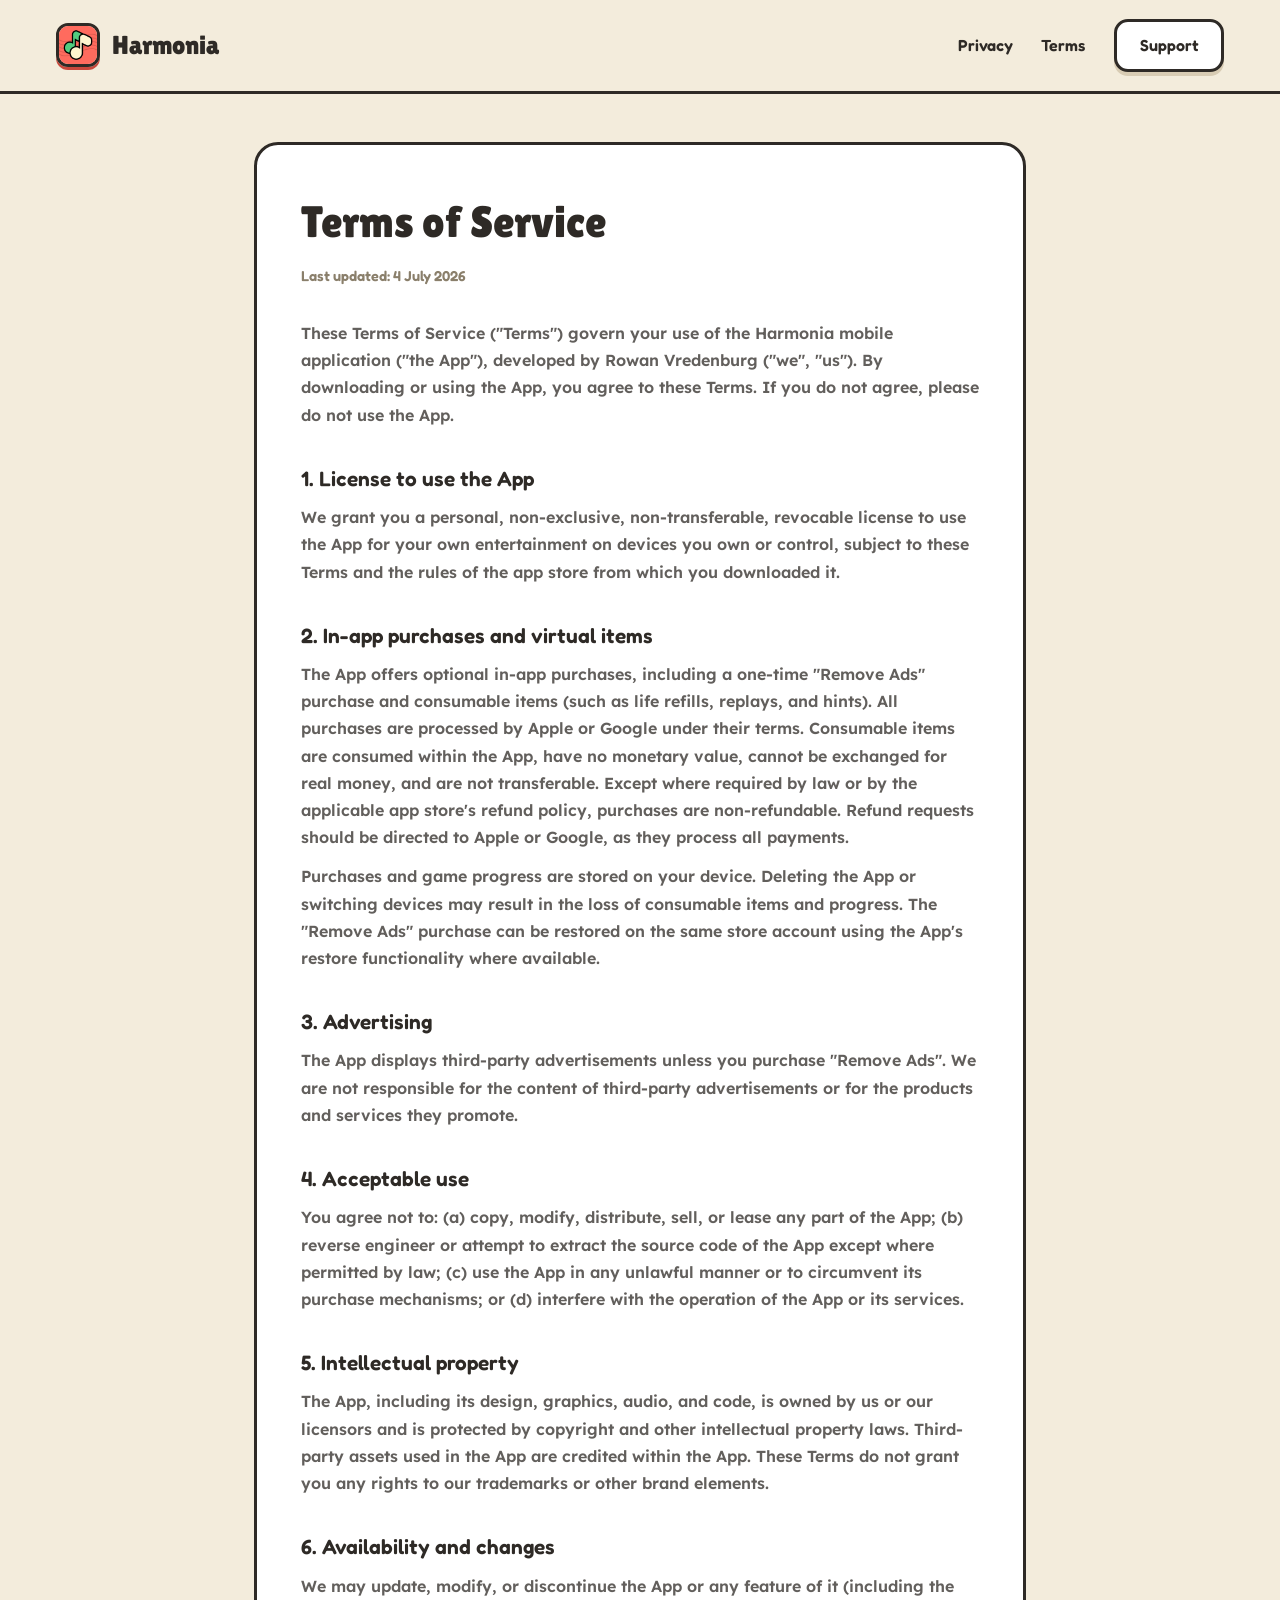
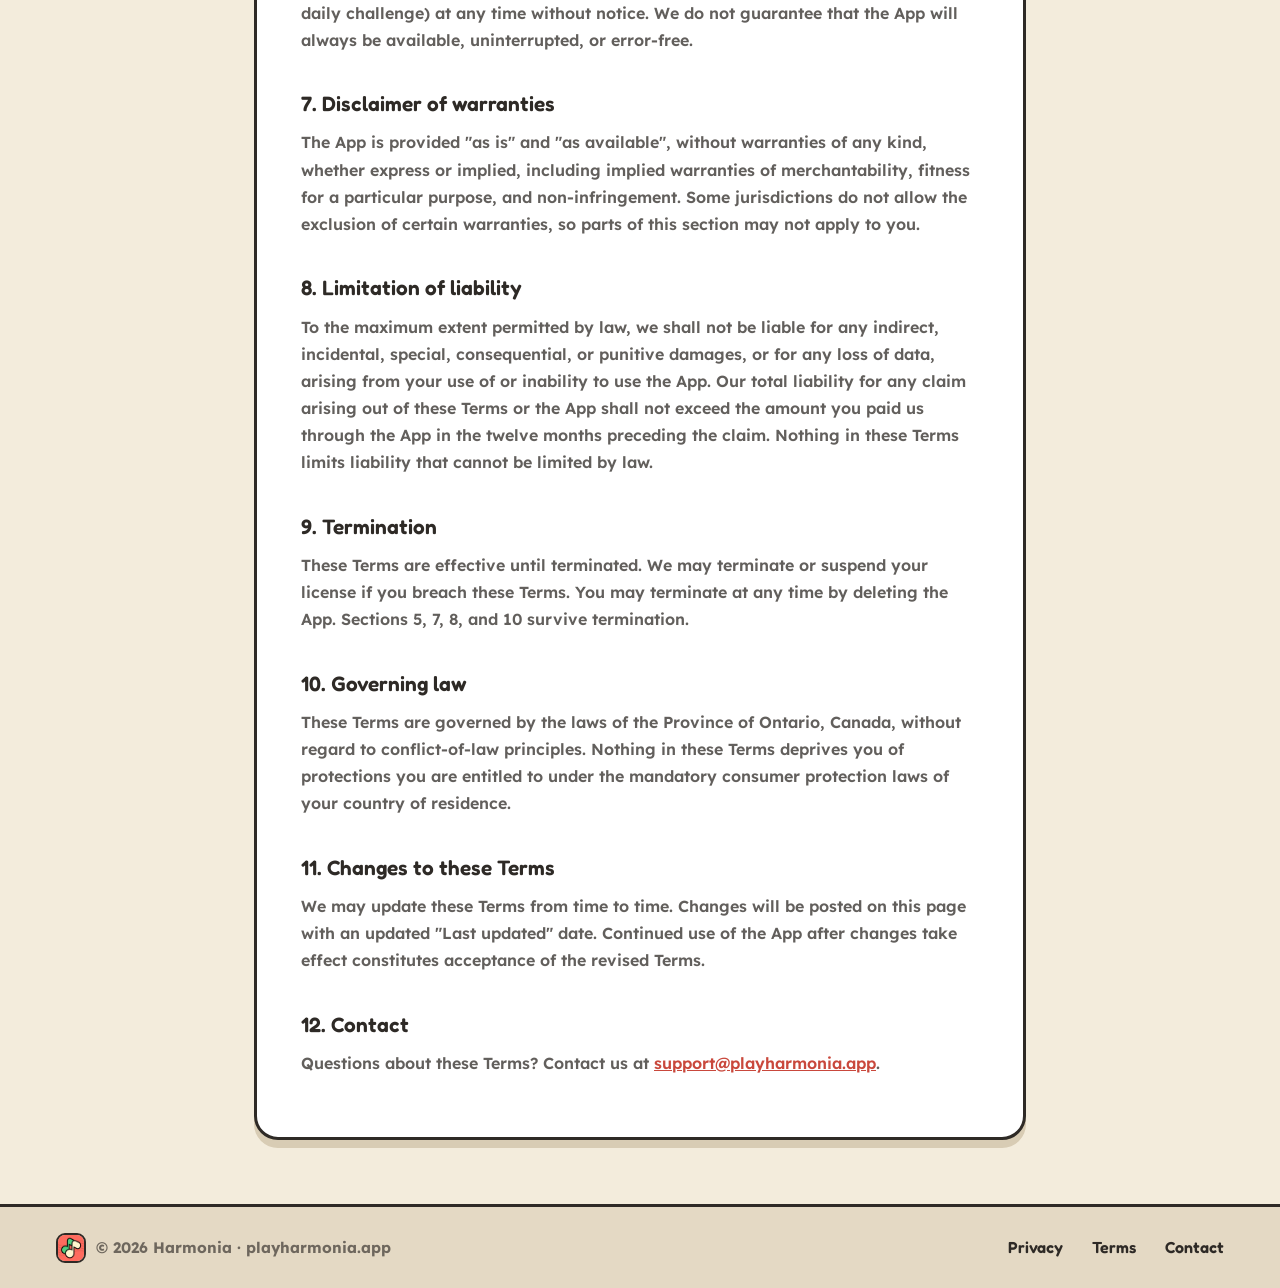
<file: terms/index.html>
<!DOCTYPE html>
<html lang="en">
<head>
<meta charset="UTF-8">
<meta name="viewport" content="width=device-width, initial-scale=1.0">
<title>Terms of Service — Harmonia</title>
<link rel="preconnect" href="https://fonts.googleapis.com">
<link rel="preconnect" href="https://fonts.gstatic.com" crossorigin>
<link href="https://fonts.googleapis.com/css2?family=Lilita+One&family=Fredoka:wght@400;500;600;700&family=Lexend:wght@400;500;600;700&display=swap" rel="stylesheet">
<link rel="icon" type="image/png" href="/assets/harmonia_icon_r1.png">
<link rel="stylesheet" href="/style.css">
</head>
<body class="landing">

<nav class="lp-nav">
  <a class="lp-brand" href="/">
    <img src="/assets/harmonia_icon_r1.png" alt="Harmonia icon">
    <span>Harmonia</span>
  </a>
  <div class="lp-nav-links">
    <a href="/privacy/">Privacy</a>
    <a href="/terms/">Terms</a>
    <a class="lp-btn lp-btn-white" href="mailto:support@playharmonia.app">Support</a>
  </div>
</nav>

<div class="container">
  <article class="lp-legal">
    <h1>Terms of Service</h1>
    <p class="updated">Last updated: 4 July 2026</p>

    <p>These Terms of Service ("Terms") govern your use of the Harmonia mobile application ("the App"), developed by Rowan Vredenburg ("we", "us"). By downloading or using the App, you agree to these Terms. If you do not agree, please do not use the App.</p>

    <h2>1. License to use the App</h2>
    <p>We grant you a personal, non-exclusive, non-transferable, revocable license to use the App for your own entertainment on devices you own or control, subject to these Terms and the rules of the app store from which you downloaded it.</p>

    <h2>2. In-app purchases and virtual items</h2>
    <p>The App offers optional in-app purchases, including a one-time "Remove Ads" purchase and consumable items (such as life refills, replays, and hints). All purchases are processed by Apple or Google under their terms. Consumable items are consumed within the App, have no monetary value, cannot be exchanged for real money, and are not transferable. Except where required by law or by the applicable app store's refund policy, purchases are non-refundable. Refund requests should be directed to Apple or Google, as they process all payments.</p>
    <p>Purchases and game progress are stored on your device. Deleting the App or switching devices may result in the loss of consumable items and progress. The "Remove Ads" purchase can be restored on the same store account using the App's restore functionality where available.</p>

    <h2>3. Advertising</h2>
    <p>The App displays third-party advertisements unless you purchase "Remove Ads". We are not responsible for the content of third-party advertisements or for the products and services they promote.</p>

    <h2>4. Acceptable use</h2>
    <p>You agree not to: (a) copy, modify, distribute, sell, or lease any part of the App; (b) reverse engineer or attempt to extract the source code of the App except where permitted by law; (c) use the App in any unlawful manner or to circumvent its purchase mechanisms; or (d) interfere with the operation of the App or its services.</p>

    <h2>5. Intellectual property</h2>
    <p>The App, including its design, graphics, audio, and code, is owned by us or our licensors and is protected by copyright and other intellectual property laws. Third-party assets used in the App are credited within the App. These Terms do not grant you any rights to our trademarks or other brand elements.</p>

    <h2>6. Availability and changes</h2>
    <p>We may update, modify, or discontinue the App or any feature of it (including the daily challenge) at any time without notice. We do not guarantee that the App will always be available, uninterrupted, or error-free.</p>

    <h2>7. Disclaimer of warranties</h2>
    <p>The App is provided "as is" and "as available", without warranties of any kind, whether express or implied, including implied warranties of merchantability, fitness for a particular purpose, and non-infringement. Some jurisdictions do not allow the exclusion of certain warranties, so parts of this section may not apply to you.</p>

    <h2>8. Limitation of liability</h2>
    <p>To the maximum extent permitted by law, we shall not be liable for any indirect, incidental, special, consequential, or punitive damages, or for any loss of data, arising from your use of or inability to use the App. Our total liability for any claim arising out of these Terms or the App shall not exceed the amount you paid us through the App in the twelve months preceding the claim. Nothing in these Terms limits liability that cannot be limited by law.</p>

    <h2>9. Termination</h2>
    <p>These Terms are effective until terminated. We may terminate or suspend your license if you breach these Terms. You may terminate at any time by deleting the App. Sections 5, 7, 8, and 10 survive termination.</p>

    <h2>10. Governing law</h2>
    <p>These Terms are governed by the laws of the Province of Ontario, Canada, without regard to conflict-of-law principles. Nothing in these Terms deprives you of protections you are entitled to under the mandatory consumer protection laws of your country of residence.</p>

    <h2>11. Changes to these Terms</h2>
    <p>We may update these Terms from time to time. Changes will be posted on this page with an updated "Last updated" date. Continued use of the App after changes take effect constitutes acceptance of the revised Terms.</p>

    <h2>12. Contact</h2>
    <p>Questions about these Terms? Contact us at <a href="mailto:support@playharmonia.app">support@playharmonia.app</a>.</p>
  </article>
</div>

<footer class="lp-footer">
  <div class="lp-footer-brand">
    <img src="/assets/harmonia_icon_r1.png" alt="">
    <span>© 2026 Harmonia · playharmonia.app</span>
  </div>
  <div class="lp-footer-links">
    <a href="/privacy/">Privacy</a>
    <a href="/terms/">Terms</a>
    <a href="mailto:support@playharmonia.app">Contact</a>
  </div>
</footer>
</body>
</html>
</file>
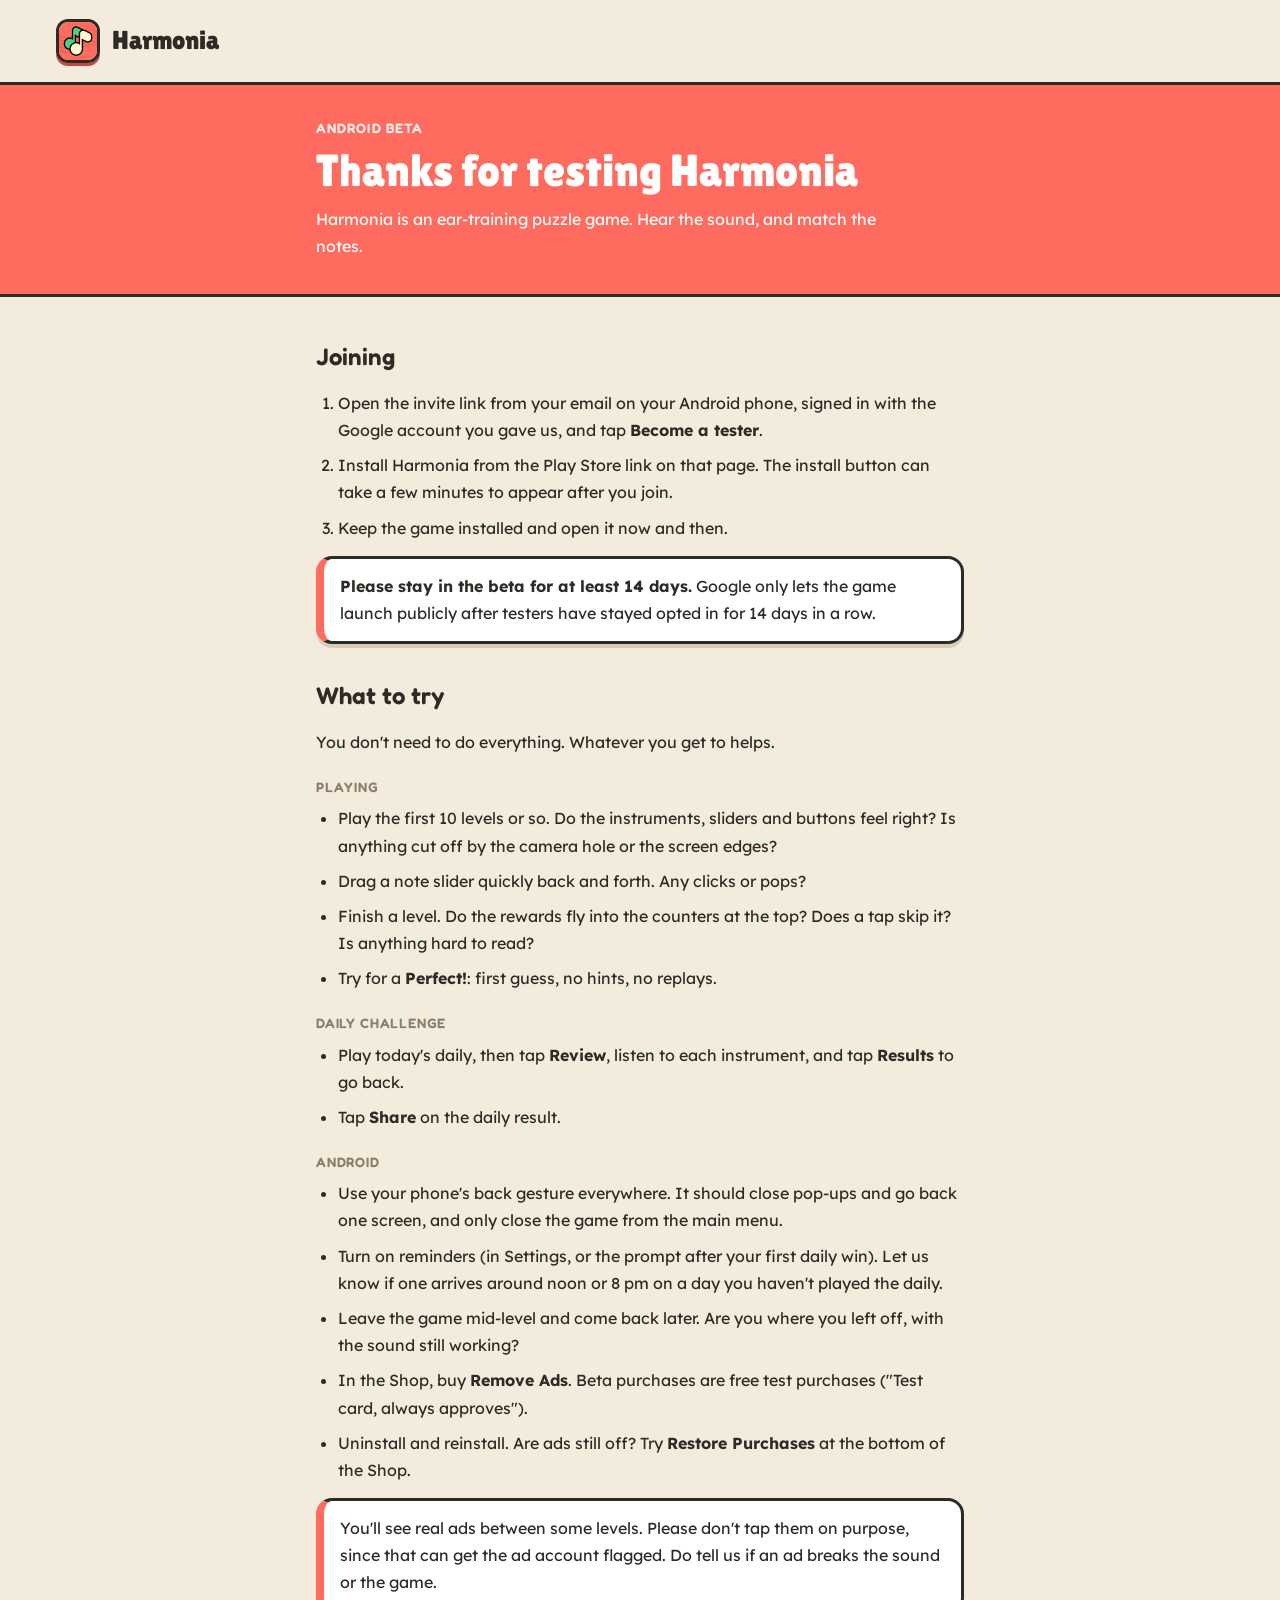
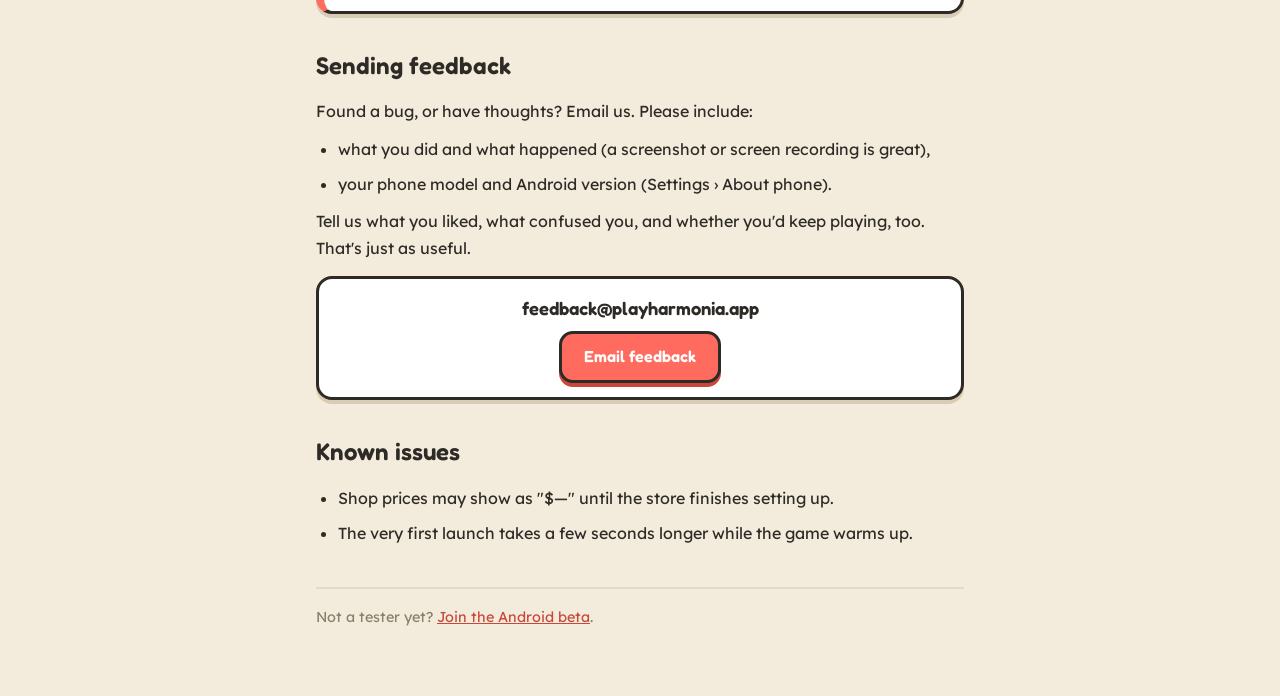
<file: beta/guide/index.html>
<!DOCTYPE html>
<html lang="en">
<head>
<meta charset="UTF-8">
<meta name="viewport" content="width=device-width, initial-scale=1.0">
<title>Harmonia Android Beta: Tester Guide</title>
<meta name="description" content="How to join the Harmonia Android beta, what to try, and how to send feedback.">
<meta name="robots" content="noindex">

<meta property="og:type" content="website">
<meta property="og:site_name" content="Harmonia">
<meta property="og:title" content="Harmonia Android Beta: Tester Guide">
<meta property="og:description" content="How to join, what to try, and how to send feedback.">
<meta property="og:url" content="https://playharmonia.app/beta/guide/">
<meta property="og:image" content="https://playharmonia.app/assets/harmonia_icon_r1.png">

<link rel="icon" type="image/png" href="/assets/harmonia_icon_r1.png">
<link rel="apple-touch-icon" href="/assets/harmonia_icon_r1.png">
<link rel="preconnect" href="https://fonts.googleapis.com">
<link rel="preconnect" href="https://fonts.gstatic.com" crossorigin>
<link href="https://fonts.googleapis.com/css2?family=Lilita+One&family=Fredoka:wght@400;500;600;700&family=Lexend:wght@400;500;600;700&display=swap" rel="stylesheet">
<link rel="stylesheet" href="/style.css">
<style>
  .guide-band { background: var(--coral); color: #fff; border-bottom: 3px solid var(--ink); }
  .guide-wrap { max-width: 680px; margin: 0 auto; padding-left: 16px; padding-right: 16px; }
  .guide-band .guide-wrap { padding-top: 32px; padding-bottom: 34px; }
  .guide-eyebrow { font-family: 'Fredoka', sans-serif; font-size: 0.85rem; font-weight: 600; letter-spacing: .08em; text-transform: uppercase; opacity: .92; }
  .guide-band h1 { font-family: 'Lilita One', 'Fredoka', sans-serif; font-weight: 400; font-size: clamp(2rem, 7vw, 2.8rem); line-height: 1.1; margin: 6px 0 10px; text-wrap: balance; }
  .guide-band p { max-width: 56ch; }

  .guide-main { padding-top: 8px; padding-bottom: 56px; }
  .guide-main section { margin-top: 32px; }
  .guide-main h2 { font-size: 1.5rem; margin-bottom: 12px; text-wrap: balance; }
  .guide-main h3 { font-family: 'Fredoka', sans-serif; font-size: 0.85rem; font-weight: 600; letter-spacing: .06em; text-transform: uppercase; color: var(--muted); margin: 20px 0 6px; }
  .guide-main p { margin-bottom: 10px; }
  .guide-main ol, .guide-main ul { padding-left: 22px; display: grid; gap: 8px; }

  .guide-card { background: var(--card); border: 3px solid var(--ink); border-radius: 16px; box-shadow: 0 4px 0 var(--shadow); padding: 14px 16px; }
  .guide-note { margin-top: 14px; border-left: 8px solid var(--coral); }
  .chip { display: inline-block; background: var(--paper-dark); border-radius: 999px; padding: 0 9px; font-size: 0.9em; }

  .guide-feedback { margin-top: 14px; text-align: center; }
  .guide-feedback a.lp-btn { display: inline-block; margin-top: 6px; }
  .guide-email { font-family: 'Fredoka', sans-serif; font-weight: 600; font-size: 1.15rem; overflow-wrap: anywhere; }

  .guide-foot { color: var(--muted); font-size: 0.9rem; border-top: 2px solid var(--paper-dark); margin-top: 40px; padding-top: 16px; }

  @media (max-width: 600px) { .lp-nav { padding: 1rem 16px; } }
</style>
</head>
<body>

<nav class="lp-nav">
  <a class="lp-brand" href="/">
    <img src="/assets/harmonia_icon_r1.png" alt="Harmonia icon">
    <span>Harmonia</span>
  </a>
</nav>

<header class="guide-band">
  <div class="guide-wrap">
    <div class="guide-eyebrow">Android beta</div>
    <h1>Thanks for testing Harmonia</h1>
    <p>Harmonia is an ear-training puzzle game. Hear the sound, and match the notes.</p>
  </div>
</header>

<main class="guide-wrap guide-main">
  <section>
    <h2>Joining</h2>
    <ol>
      <li>Open the invite link from your email on your Android phone, signed in with the Google account you gave us, and tap <strong>Become a tester</strong>.</li>
      <li>Install Harmonia from the Play Store link on that page. The install button can take a few minutes to appear after you join.</li>
      <li>Keep the game installed and open it now and then.</li>
    </ol>
    <p class="guide-card guide-note"><strong>Please stay in the beta for at least 14 days.</strong> Google only lets the game launch publicly after testers have stayed opted in for 14 days in a row.</p>
  </section>


  <section>
    <h2>What to try</h2>
    <p>You don't need to do everything. Whatever you get to helps.</p>

    <h3>Playing</h3>
    <ul>
      <li>Play the first 10 levels or so. Do the instruments, sliders and buttons feel right? Is anything cut off by the camera hole or the screen edges?</li>
      <li>Drag a note slider quickly back and forth. Any clicks or pops?</li>
      <li>Finish a level. Do the rewards fly into the counters at the top? Does a tap skip it? Is anything hard to read?</li>
      <li>Try for a <strong>Perfect!</strong>: first guess, no hints, no replays.</li>
    </ul>

    <h3>Daily Challenge</h3>
    <ul>
      <li>Play today's daily, then tap <strong>Review</strong>, listen to each instrument, and tap <strong>Results</strong> to go back.</li>
      <li>Tap <strong>Share</strong> on the daily result.</li>
    </ul>

    <h3>Android</h3>
    <ul>
      <li>Use your phone's back gesture everywhere. It should close pop-ups and go back one screen, and only close the game from the main menu.</li>
      <li>Turn on reminders (in Settings, or the prompt after your first daily win). Let us know if one arrives around noon or 8 pm on a day you haven't played the daily.</li>
      <li>Leave the game mid-level and come back later. Are you where you left off, with the sound still working?</li>
      <li>In the Shop, buy <strong>Remove Ads</strong>. Beta purchases are free test purchases ("Test card, always approves").</li>
      <li>Uninstall and reinstall. Are ads still off? Try <strong>Restore Purchases</strong> at the bottom of the Shop.</li>
    </ul>
    <p class="guide-card guide-note">You'll see real ads between some levels. Please don't tap them on purpose, since that can get the ad account flagged. Do tell us if an ad breaks the sound or the game.</p>
  </section>

  <section>
    <h2>Sending feedback</h2>
    <p>Found a bug, or have thoughts? Email us. Please include:</p>
    <ul>
      <li>what you did and what happened (a screenshot or screen recording is great),</li>
      <li>your phone model and Android version (Settings › About phone).</li>
    </ul>
    <p style="margin-top:10px">Tell us what you liked, what confused you, and whether you'd keep playing, too. That's just as useful.</p>
    <div class="guide-card guide-feedback">
      <div class="guide-email">feedback@playharmonia.app</div>
      <a class="lp-btn lp-btn-coral" href="mailto:feedback@playharmonia.app?subject=Harmonia%20Android%20beta%20feedback">Email feedback</a>
    </div>
  </section>

  <section>
    <h2>Known issues</h2>
    <ul>
      <li>Shop prices may show as "$—" until the store finishes setting up.</li>
      <li>The very first launch takes a few seconds longer while the game warms up.</li>
    </ul>
  </section>

  <p class="guide-foot">Not a tester yet? <a href="/beta/">Join the Android beta</a>.</p>
</main>

</body>
</html>
</file>
<file: style.css>
/* ============================================================
   Harmonia — paper & play design language
   Flat fills · 3px ink outlines · hard offset shadows
   Lilita One (display) / Fredoka (UI) / Lexend (body)
   ============================================================ */

:root {
  --paper: #F3ECDC;
  --paper-dark: #E4D9C4;
  --ink: #2E2A26;
  --ink-soft: rgba(46, 42, 38, 0.6);
  --muted: #8A7F6B;
  --coral: #FF6B5E;
  --coral-dark: #C9483C;
  --green: #63DD8E;
  --green-dark: #3DA163;
  --card: #FFFFFF;
  --shadow: #D8CCB4;
  --cream: #F3ECDC;      /* legacy alias used by legal pages */
  --accent: #FF6B5E;     /* legacy alias */
  --accent-dark: #C9483C;/* legacy alias */
}

* { margin: 0; padding: 0; box-sizing: border-box; }

body {
  background: var(--paper);
  color: var(--ink);
  font-family: 'Lexend', -apple-system, sans-serif;
  line-height: 1.7;
  -webkit-font-smoothing: antialiased;
}

h1, h2, h3, .brand {
  font-family: 'Fredoka', 'Lexend', sans-serif;
  font-weight: 600;
}

a { color: var(--coral-dark); }

/* ------------------------------------------------------------
   Shared buttons
   ------------------------------------------------------------ */
.lp-btn {
  display: inline-flex;
  align-items: center;
  justify-content: center;
  gap: 10px;
  font-family: 'Fredoka', sans-serif;
  font-weight: 600;
  font-size: 1rem;
  text-decoration: none;
  border: 3px solid var(--ink);
  border-radius: 14px;
  padding: 0.6rem 1.4rem;
  transition: transform 0.08s ease, box-shadow 0.08s ease;
}

.lp-btn:active { transform: translateY(3px); box-shadow: none !important; }

.lp-btn-white {
  background: var(--card);
  color: var(--ink);
  box-shadow: 0 4px 0 var(--shadow);
}

.lp-btn-coral {
  background: var(--coral);
  color: #fff;
  box-shadow: 0 4px 0 var(--coral-dark);
}

.lp-btn-big {
  font-size: 1.2rem;
  border-radius: 18px;
  padding: 1rem 2rem;
  box-shadow: 0 6px 0 var(--shadow);
}

.lp-btn-coral.lp-btn-big {
  font-family: 'Lilita One', 'Fredoka', sans-serif;
  font-weight: 400;
  letter-spacing: 0.02em;
  box-shadow: 0 6px 0 var(--coral-dark);
}

/* ------------------------------------------------------------
   Nav
   ------------------------------------------------------------ */
.lp-nav {
  display: flex;
  align-items: center;
  justify-content: space-between;
  padding: 1.2rem 3.5rem;
  border-bottom: 3px solid var(--ink);
  background: var(--paper);
  flex-wrap: wrap;
  gap: 1rem;
}

.lp-brand {
  display: flex;
  align-items: center;
  gap: 12px;
  text-decoration: none;
  color: var(--ink);
  font-family: 'Lilita One', 'Fredoka', sans-serif;
  font-size: 1.6rem;
}

.lp-brand img {
  width: 44px;
  height: 44px;
  border-radius: 12px;
  border: 3px solid var(--ink);
  box-shadow: 0 3px 0 var(--coral-dark);
}

.lp-nav-links {
  display: flex;
  align-items: center;
  gap: 1.8rem;
}

.lp-nav-links > a:not(.lp-btn) {
  font-family: 'Fredoka', sans-serif;
  font-weight: 600;
  color: var(--ink);
  text-decoration: none;
}

.lp-nav-links > a:not(.lp-btn):hover { color: var(--coral); }

/* ------------------------------------------------------------
   Hero
   ------------------------------------------------------------ */
.lp-hero {
  position: relative;
  display: flex;
  gap: 3.5rem;
  align-items: center;
  padding: 4.5rem 3.5rem 5rem;
  max-width: 1440px;
  margin: 0 auto;
  overflow: hidden;
}

/* staff-line motif behind the hero */
.lp-hero::before {
  content: "";
  position: absolute;
  top: 120px;
  left: 0;
  right: 0;
  height: 120px;
  background: repeating-linear-gradient(180deg, transparent 0 24px, var(--paper-dark) 24px 27px);
  opacity: 0.55;
  pointer-events: none;
}

.lp-hero-copy {
  position: relative;
  flex: 1;
  max-width: 680px;
}

.lp-badge {
  display: inline-block;
  padding: 0.35rem 1rem;
  border-radius: 999px;
  background: #B3E0C5;
  border: 3px solid var(--ink);
  font-family: 'Fredoka', sans-serif;
  font-weight: 600;
  font-size: 0.85rem;
  letter-spacing: 0.15em;
}

.lp-headline {
  font-family: 'Lilita One', 'Fredoka', sans-serif;
  font-weight: 400;
  font-size: clamp(3rem, 6vw, 4.75rem);
  line-height: 1.02;
  margin-top: 1.4rem;
  color: var(--ink);
}

.lp-headline span { color: var(--coral); }

.lp-lede {
  font-weight: 700;
  font-size: 1.2rem;
  line-height: 1.55;
  color: rgba(46, 42, 38, 0.75);
  margin-top: 1.4rem;
  max-width: 560px;
}

.lp-hero-ctas {
  display: flex;
  align-items: center;
  gap: 1.1rem;
  margin-top: 2.1rem;
  flex-wrap: wrap;
}

.lp-store-badges {
  display: flex;
  gap: 0.9rem;
  margin-top: 1.9rem;
  flex-wrap: wrap;
}

.lp-store-badges-center {
  justify-content: center;
}

.lp-store-badge {
  display: flex;
  align-items: center;
  gap: 12px;
  height: 54px;
  padding: 0 1.2rem;
  border-radius: 14px;
  background: var(--ink);
  color: #fff;
  text-decoration: none;
  font-family: 'Fredoka', sans-serif;
  font-weight: 600;
  font-size: 1.05rem;
  line-height: 1.15;
}

.lp-store-badge svg {
  width: 26px;
  height: 26px;
  flex: none;
}

.lp-play-circle {
  width: 30px;
  height: 30px;
  border-radius: 50%;
  background: #fff;
  border: 3px solid var(--ink);
  flex: none;
  position: relative;
}

.lp-play-circle::after {
  content: "";
  position: absolute;
  left: 9px;
  top: 6px;
  border-left: 10px solid var(--coral);
  border-top: 6px solid transparent;
  border-bottom: 6px solid transparent;
}

.lp-store-badge small {
  display: block;
  font-size: 0.6rem;
  letter-spacing: 0.1em;
  color: rgba(255, 255, 255, 0.7);
}

/* ------------------------------------------------------------
   Phone + screenshot carousel
   ------------------------------------------------------------ */
.lp-hero-phone {
  position: relative;
  flex: none;
  transform: rotate(2deg);
}

.lp-phone {
  width: 330px;
  height: 660px;
  border-radius: 32px;
  border: 3px solid var(--ink);
  box-shadow: 0 10px 0 #CDBFA3;
  background: var(--paper);
  overflow: hidden;
}

.lp-phone-screen {
  position: relative;
  width: 100%;
  height: 100%;
}

.lp-slide {
  position: absolute;
  inset: 0;
  opacity: 0;
  transition: opacity 0.6s ease;
  pointer-events: none;
}

.lp-slide.active { opacity: 1; pointer-events: auto; }

.lp-shot,
.lp-video {
  position: absolute;
  inset: 0;
  width: 100%;
  height: 100%;
  object-fit: cover;
}

/* Speaker toggle overlaid on the video slide. */
.lp-sound-btn {
  position: absolute;
  bottom: 12px;
  right: 12px;
  width: 40px;
  height: 40px;
  border-radius: 50%;
  border: 3px solid var(--ink);
  background: var(--card);
  box-shadow: 0 3px 0 var(--shadow);
  font-size: 1rem;
  line-height: 1;
  cursor: pointer;
  z-index: 3;
}
.lp-sound-btn:active { transform: translateY(2px); box-shadow: 0 1px 0 var(--shadow); }

/* Prev / next arrows sit just outside the phone. */
.lp-arrow {
  position: absolute;
  top: 50%;
  transform: translateY(-50%);
  width: 44px;
  height: 44px;
  border-radius: 50%;
  border: 3px solid var(--ink);
  background: var(--card);
  box-shadow: 0 4px 0 var(--shadow);
  font-family: 'Fredoka', sans-serif;
  font-size: 1.6rem;
  line-height: 1;
  color: var(--ink);
  cursor: pointer;
  z-index: 4;
}
.lp-arrow:hover { background: var(--coral); color: #fff; }
.lp-arrow:active { transform: translateY(calc(-50% + 2px)); box-shadow: 0 2px 0 var(--shadow); }
.lp-arrow-prev { left: 10px; }
.lp-arrow-next { right: 10px; }

/* Dot indicators below the phone. */
.lp-dots {
  display: flex;
  justify-content: center;
  gap: 0.5rem;
  margin-top: 1.25rem;
}
.lp-dot {
  width: 11px;
  height: 11px;
  border-radius: 50%;
  border: 2px solid var(--ink);
  background: transparent;
  padding: 0;
  cursor: pointer;
  transition: background 0.2s ease;
}
.lp-dot.active { background: var(--coral); }

.lp-shot-placeholder {
  position: absolute;
  inset: 0;
  display: flex;
  flex-direction: column;
  align-items: center;
  justify-content: center;
  gap: 1rem;
  text-align: center;
  padding: 2rem;
}

.lp-shot-placeholder img {
  width: 96px;
  height: 96px;
  border-radius: 24px;
  border: 3px solid var(--ink);
  box-shadow: 0 5px 0 var(--shadow);
}

.lp-shot-placeholder p {
  font-family: 'Fredoka', sans-serif;
  font-weight: 600;
  color: var(--muted);
}

.lp-sticker {
  position: absolute;
  top: -16px;
  right: -18px;
  padding: 0.5rem 1rem;
  border-radius: 12px;
  background: var(--green);
  border: 3px solid var(--ink);
  box-shadow: 0 4px 0 var(--green-dark);
  font-family: 'Fredoka', sans-serif;
  font-weight: 600;
  font-size: 0.95rem;
  transform: rotate(6deg);
  white-space: nowrap;
}

/* ------------------------------------------------------------
   Features
   ------------------------------------------------------------ */
.lp-features {
  padding: 4rem 3.5rem 4.5rem;
  background: var(--paper-dark);
  border-top: 3px solid var(--ink);
}

.lp-features h2 {
  font-family: 'Lilita One', 'Fredoka', sans-serif;
  font-weight: 400;
  font-size: clamp(2rem, 4vw, 2.75rem);
  text-align: center;
}

.lp-features-sub {
  text-align: center;
  font-weight: 700;
  font-size: 1.1rem;
  color: var(--ink-soft);
  margin: 0.5rem 0 2.5rem;
}

.lp-feature-grid {
  display: grid;
  grid-template-columns: repeat(auto-fit, minmax(240px, 1fr));
  gap: 1.5rem;
  max-width: 1330px;
  margin: 0 auto;
}

.lp-feature-card {
  background: var(--card);
  border: 3px solid var(--ink);
  border-radius: 20px;
  box-shadow: 0 6px 0 #CDBFA3;
  padding: 1.1rem 1.2rem;
}

.lp-feature-icon {
  width: 56px;
  height: 56px;
  border-radius: 16px;
  background: var(--paper);
  border: 3px solid var(--ink);
  display: flex;
  align-items: center;
  justify-content: center;
  overflow: hidden;
}

.lp-feature-icon img {
  width: 40px;
  height: 40px;
  border-radius: 10px;
}

.lp-feature-card h3 {
  font-size: 1.25rem;
  margin-top: 0;
}

.lp-feature-card p {
  font-weight: 600;
  font-size: 0.95rem;
  line-height: 1.45;
  color: rgba(46, 42, 38, 0.65);
  margin-top: 0.4rem;
}

/* ------------------------------------------------------------
   CTA band
   ------------------------------------------------------------ */
.lp-cta-band {
  padding: 4rem 3.5rem;
  border-top: 3px solid var(--ink);
}

.lp-cta-card {
  max-width: 900px;
  margin: 0 auto;
  background: var(--coral);
  border: 3px solid var(--ink);
  border-radius: 24px;
  box-shadow: 0 8px 0 var(--coral-dark);
  padding: 2.75rem 3rem;
  text-align: center;
}

.lp-cta-card h2 {
  font-family: 'Lilita One', 'Fredoka', sans-serif;
  font-weight: 400;
  font-size: clamp(2rem, 4vw, 2.75rem);
  color: #fff;
  margin-bottom: 1.4rem;
}

.lp-cta-card p {
  font-weight: 700;
  font-size: 1.1rem;
  color: #FFE2DD;
  margin: 0.5rem 0 1.6rem;
}

/* ------------------------------------------------------------
   Landing footer
   ------------------------------------------------------------ */
.lp-footer {
  display: flex;
  align-items: center;
  justify-content: space-between;
  padding: 1.6rem 3.5rem;
  border-top: 3px solid var(--ink);
  background: var(--paper-dark);
  flex-wrap: wrap;
  gap: 1rem;
}

.lp-footer-brand {
  display: flex;
  align-items: center;
  gap: 10px;
  font-weight: 700;
  font-size: 0.95rem;
  color: rgba(46, 42, 38, 0.65);
}

.lp-footer-brand img {
  width: 30px;
  height: 30px;
  border-radius: 9px;
  border: 2.5px solid var(--ink);
}

.lp-footer-links {
  display: flex;
  gap: 1.8rem;
}

.lp-footer-links a {
  font-family: 'Fredoka', sans-serif;
  font-weight: 600;
  color: var(--ink);
  text-decoration: none;
}

.lp-footer-links a:hover { color: var(--coral); }

/* ------------------------------------------------------------
   Responsive
   ------------------------------------------------------------ */
@media (max-width: 980px) {
  .lp-hero { flex-direction: column; padding: 3rem 1.5rem; }
  .lp-hero-phone { transform: rotate(0deg); margin-top: 1rem; }
  .lp-nav, .lp-features, .lp-cta-band, .lp-footer { padding-left: 1.5rem; padding-right: 1.5rem; }
  .lp-sticker { right: 0; }
}

@media (max-width: 480px) {
  .lp-phone { width: 280px; height: 560px; }
  .lp-nav-links { gap: 1rem; }
  /* Icon-only brand so Credits + Get the app fit on one line */
  .lp-brand span { display: none; }
}

/* ============================================================
   Legal pages (privacy / terms) — landing-style card layout
   ============================================================ */
.container {
  max-width: 820px;
  margin: 0 auto;
  padding: 3rem 1.5rem 4rem;
}

.lp-legal {
  background: var(--card);
  border: 3px solid var(--ink);
  border-radius: 24px;
  box-shadow: 0 8px 0 var(--shadow);
  padding: 2.5rem 2.75rem 3rem;
}

.lp-legal h1 {
  font-family: 'Lilita One', 'Fredoka', sans-serif;
  font-weight: 400;
  font-size: clamp(2rem, 4vw, 2.75rem);
  margin-bottom: 0.25rem;
}

.lp-legal .updated {
  font-family: 'Fredoka', sans-serif;
  font-weight: 600;
  color: var(--muted);
  font-size: 0.9rem;
  margin-bottom: 2rem;
}

.lp-legal h2 {
  font-size: 1.3rem;
  margin: 2rem 0 0.5rem;
}

.lp-legal p, .lp-legal li {
  font-weight: 600;
  color: rgba(46, 42, 38, 0.75);
  margin-bottom: 0.75rem;
}

.lp-legal ul { padding-left: 1.5rem; }

.lp-legal a { color: var(--coral-dark); }

/* Credits — centred groups, like the in-game credits screen */
.lp-credits { text-align: center; }
.lp-credits h2 { color: var(--coral); }
.lp-credits ul { list-style: none; padding-left: 0; }
.lp-credits li { margin-bottom: 0.4rem; }
.lp-credits li small { display: block; font-size: 0.85rem; color: var(--muted); }

@media (max-width: 600px) {
  .lp-legal { padding: 1.75rem 1.4rem 2rem; }
}

/* ============================================================
   Simple centred pages (beta signup / download)
   ============================================================ */
.lp-simple {
  min-height: 100vh;
  display: flex;
  flex-direction: column;
}

.lp-simple-main {
  flex: 1;
  display: flex;
  align-items: center;
  justify-content: center;
  padding: 2.5rem 1.5rem 3.5rem;
}

.lp-card {
  width: 100%;
  max-width: 560px;
  background: var(--card);
  border: 3px solid var(--ink);
  border-radius: 24px;
  box-shadow: 0 8px 0 var(--shadow);
  padding: 2.5rem 2.5rem 2.75rem;
  text-align: center;
}

.lp-card-icon {
  width: 82px;
  height: 82px;
  border-radius: 20px;
  border: 3px solid var(--ink);
  box-shadow: 0 5px 0 var(--coral-dark);
  display: block;
  margin: 0 auto 1.25rem;
}

.lp-card h1 {
  font-family: 'Lilita One', 'Fredoka', sans-serif;
  font-weight: 400;
  font-size: clamp(1.8rem, 4vw, 2.4rem);
  line-height: 1.08;
}

.lp-card .lp-sub {
  font-weight: 600;
  font-size: 1.05rem;
  color: rgba(46, 42, 38, 0.72);
  margin: 0.85rem 0 1.6rem;
}

/* ---- Form ---- */
.lp-form { text-align: left; }

.lp-field { margin-bottom: 1.1rem; }

.lp-field label {
  display: block;
  font-family: 'Fredoka', sans-serif;
  font-weight: 600;
  font-size: 0.95rem;
  margin-bottom: 0.35rem;
}

.lp-field .hint {
  font-weight: 600;
  font-size: 0.82rem;
  color: var(--muted);
  margin-top: 0.3rem;
  line-height: 1.4;
}

.lp-input {
  width: 100%;
  font-family: 'Lexend', sans-serif;
  font-size: 1rem;
  color: var(--ink);
  background: var(--paper);
  border: 3px solid var(--ink);
  border-radius: 12px;
  padding: 0.7rem 0.9rem;
  box-shadow: 0 3px 0 var(--shadow);
}

.lp-input:focus {
  outline: none;
  background: #fff;
  box-shadow: 0 3px 0 var(--coral-dark);
}

.lp-row {
  display: flex;
  gap: 0.9rem;
}
.lp-row .lp-field { flex: 1; }

.lp-consent {
  display: flex;
  align-items: flex-start;
  gap: 0.6rem;
  font-weight: 600;
  font-size: 0.9rem;
  color: rgba(46, 42, 38, 0.8);
  margin: 0.4rem 0 1.2rem;
}
.lp-consent input {
  width: 20px;
  height: 20px;
  margin-top: 2px;
  flex: none;
  accent-color: var(--coral);
}

.lp-form .lp-btn { width: 100%; }

.lp-form-error {
  color: var(--coral-dark);
  font-weight: 700;
  font-size: 0.9rem;
  margin-top: 0.9rem;
  min-height: 1.1em;
}

.cf-turnstile { margin: 0.4rem 0 1.1rem; }

/* ---- Success state ---- */
.lp-success { display: none; }
.lp-success .lp-check {
  width: 64px;
  height: 64px;
  border-radius: 50%;
  background: var(--green);
  border: 3px solid var(--ink);
  box-shadow: 0 4px 0 var(--green-dark);
  display: flex;
  align-items: center;
  justify-content: center;
  font-size: 2rem;
  margin: 0 auto 1.2rem;
}

/* ---- Download / QR ---- */
.lp-qr {
  width: 220px;
  height: 220px;
  padding: 14px;
  background: #fff;
  border: 3px solid var(--ink);
  border-radius: 20px;
  box-shadow: 0 6px 0 var(--shadow);
  margin: 0.5rem auto 1.4rem;
}
.lp-qr img { display: block; width: 100%; height: 100%; }

.lp-store-badges.lp-store-badges-center { margin-top: 0; }

.lp-alt-link {
  margin-top: 1.6rem;
  font-weight: 600;
  font-size: 0.92rem;
  color: var(--muted);
}
.lp-alt-link a { color: var(--coral-dark); font-weight: 700; }

.lp-back {
  display: inline-block;
  margin-top: 1.4rem;
  font-family: 'Fredoka', sans-serif;
  font-weight: 600;
  color: var(--muted);
  text-decoration: none;
}
.lp-back:hover { color: var(--coral); }

@media (max-width: 600px) {
  .lp-card { padding: 1.9rem 1.4rem 2rem; }
  .lp-row { flex-direction: column; gap: 0; }
}
</file>
